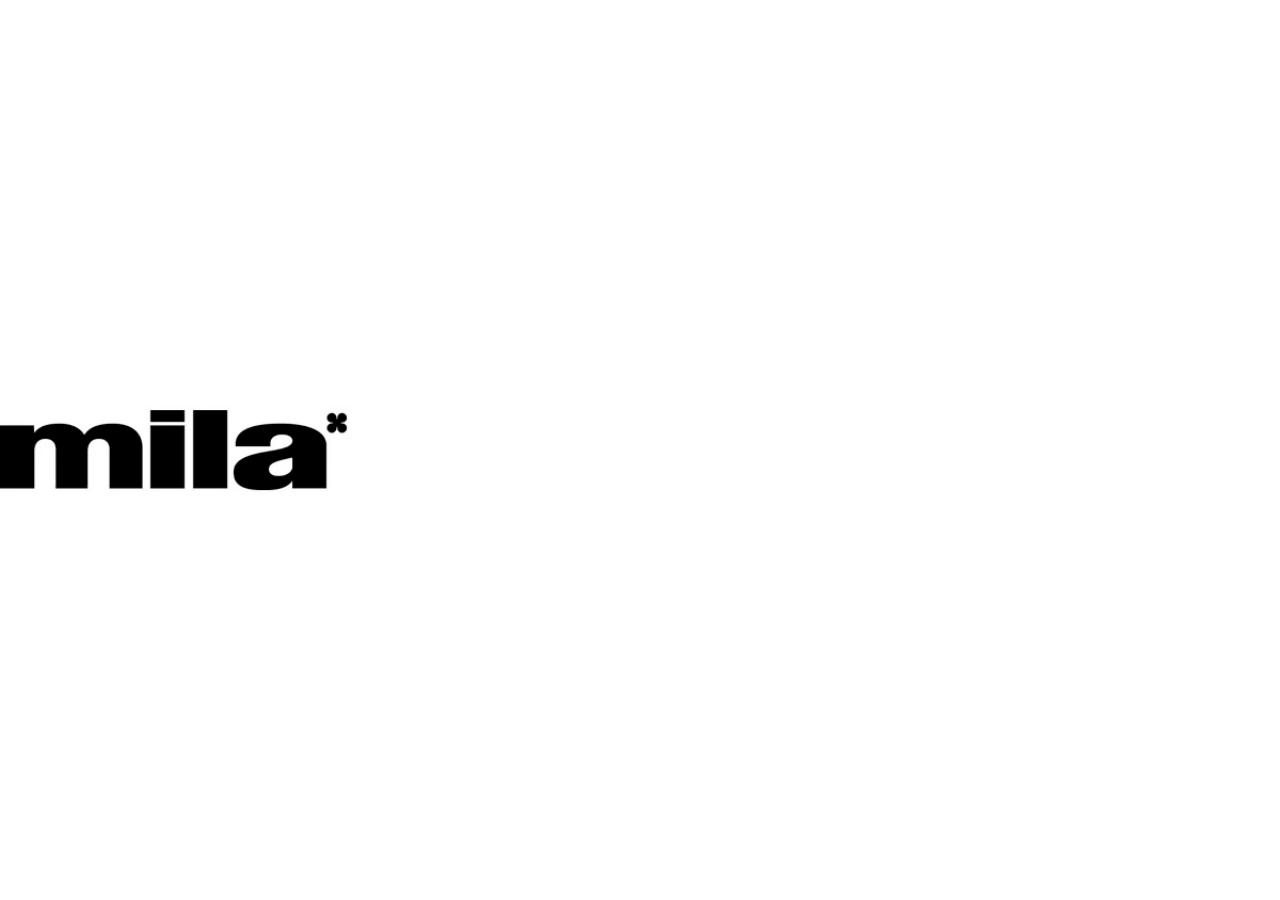
<file: index.html>
<!DOCTYPE html>
<html lang="es">
<head>
  <meta charset="UTF-8">
  <meta name="viewport" content="width=device-width, initial-scale=1.0">
  <title>MILA — Made in Latin America</title>
  <meta name="description" content="MILA is a cultural fashion platform and living archive celebrating Latin American design, designers, and identity.">
  <link rel="canonical" href="https://madeinlatinamerica.com/">
  <link rel="alternate" hreflang="es" href="https://madeinlatinamerica.com/">
  <link rel="alternate" hreflang="x-default" href="https://madeinlatinamerica.com/">
  <!-- Open Graph -->
  <meta property="og:type" content="website">
  <meta property="og:title" content="MILA — Made in Latin America">
  <meta property="og:description" content="MILA is a cultural fashion platform and living archive celebrating Latin American design, designers, and identity.">
  <meta property="og:url" content="https://madeinlatinamerica.com/">
  <meta property="og:image" content="https://madeinlatinamerica.com/assets/logos/hero_crop.jpg">
  <meta property="og:locale" content="es_LA">
  <meta property="og:locale:alternate" content="en_US">
  <meta property="og:site_name" content="MILA">
  <!-- Twitter Card -->
  <meta name="twitter:card" content="summary_large_image">
  <meta name="twitter:title" content="MILA — Made in Latin America">
  <meta name="twitter:description" content="MILA is a cultural fashion platform and living archive celebrating Latin American design, designers, and identity.">
  <meta name="twitter:image" content="https://madeinlatinamerica.com/assets/logos/hero_crop.jpg">
  <!-- Favicon -->
  <link rel="icon" type="image/svg+xml" href="assets/favicon.svg">
  <link rel="apple-touch-icon" href="assets/clover-gradient.png">
  <style>
    * { margin: 0; padding: 0; box-sizing: border-box; }
    html, body {
      height: 100%;
      background: #FFFFFF;
      overflow: hidden;
    }
    .holding {
      position: fixed;
      inset: 0;
      display: flex;
      align-items: center;
      justify-content: center;
    }
    /* `contain` rather than `cover`: the wordmark bounces to the edges of the
       frame, so cropping would clip it. The video's own background is white,
       so the letterboxed area blends invisibly into the page. */
    .holding__video {
      position: relative;
      z-index: 1;
      width: 100%;
      height: 100%;
      object-fit: contain;
      display: block;
    }
    /* Sits behind the video (not behind the page background), so it only shows
       through if the video fails to decode or is blocked entirely. */
    .holding__fallback {
      position: absolute;
      z-index: 0;
      font-family: -apple-system, BlinkMacSystemFont, 'Inter', Helvetica, Arial, sans-serif;
      font-weight: 900;
      font-size: clamp(48px, 12vw, 160px);
      letter-spacing: -0.04em;
      color: #000000;
    }
  </style>
</head>
<body>

  <main class="holding">
    <span class="holding__fallback" aria-hidden="true">mila*</span>
    <video
      class="holding__video"
      src="assets/mila_bounce_loop.mp4"
      poster="assets/mila_bounce_poster.jpg"
      autoplay
      loop
      muted
      playsinline
      disablepictureinpicture
      aria-label="MILA — Made in Latin America">
    </video>
  </main>

</body>
</html>
</file>
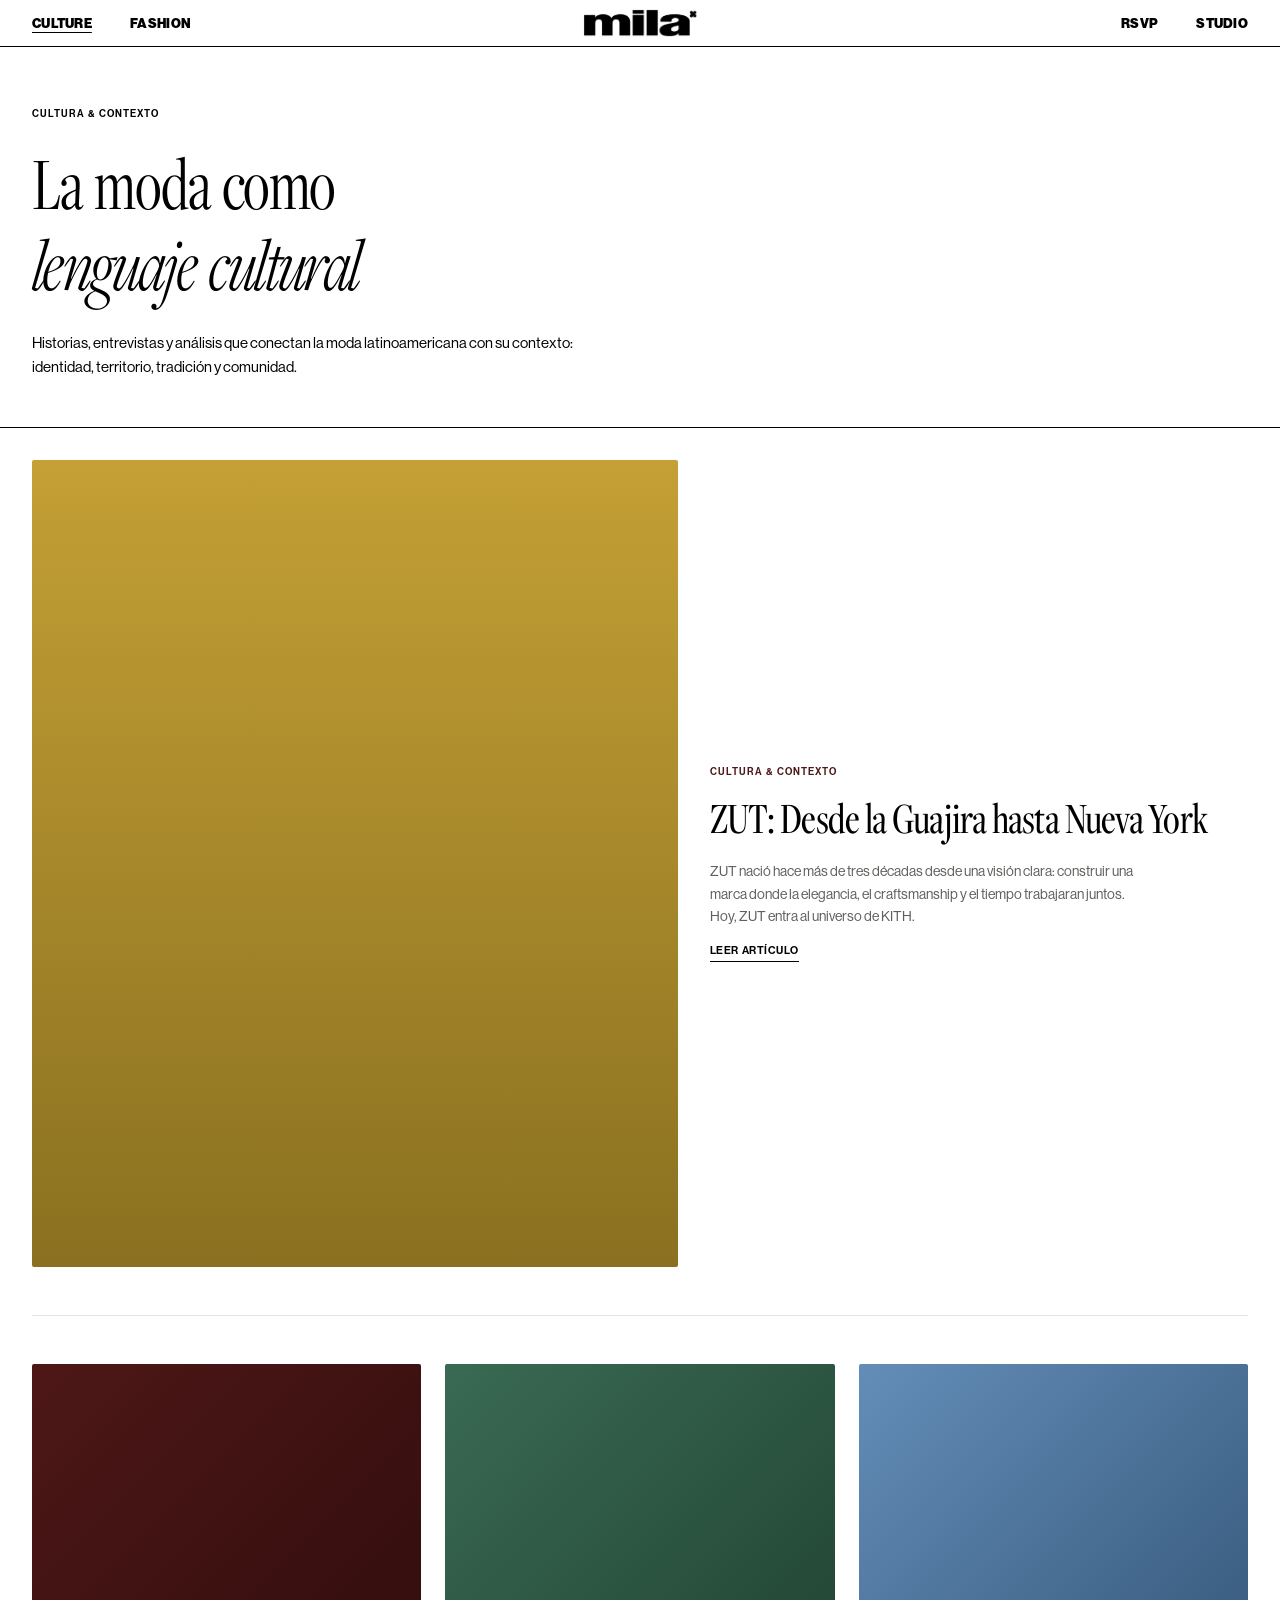
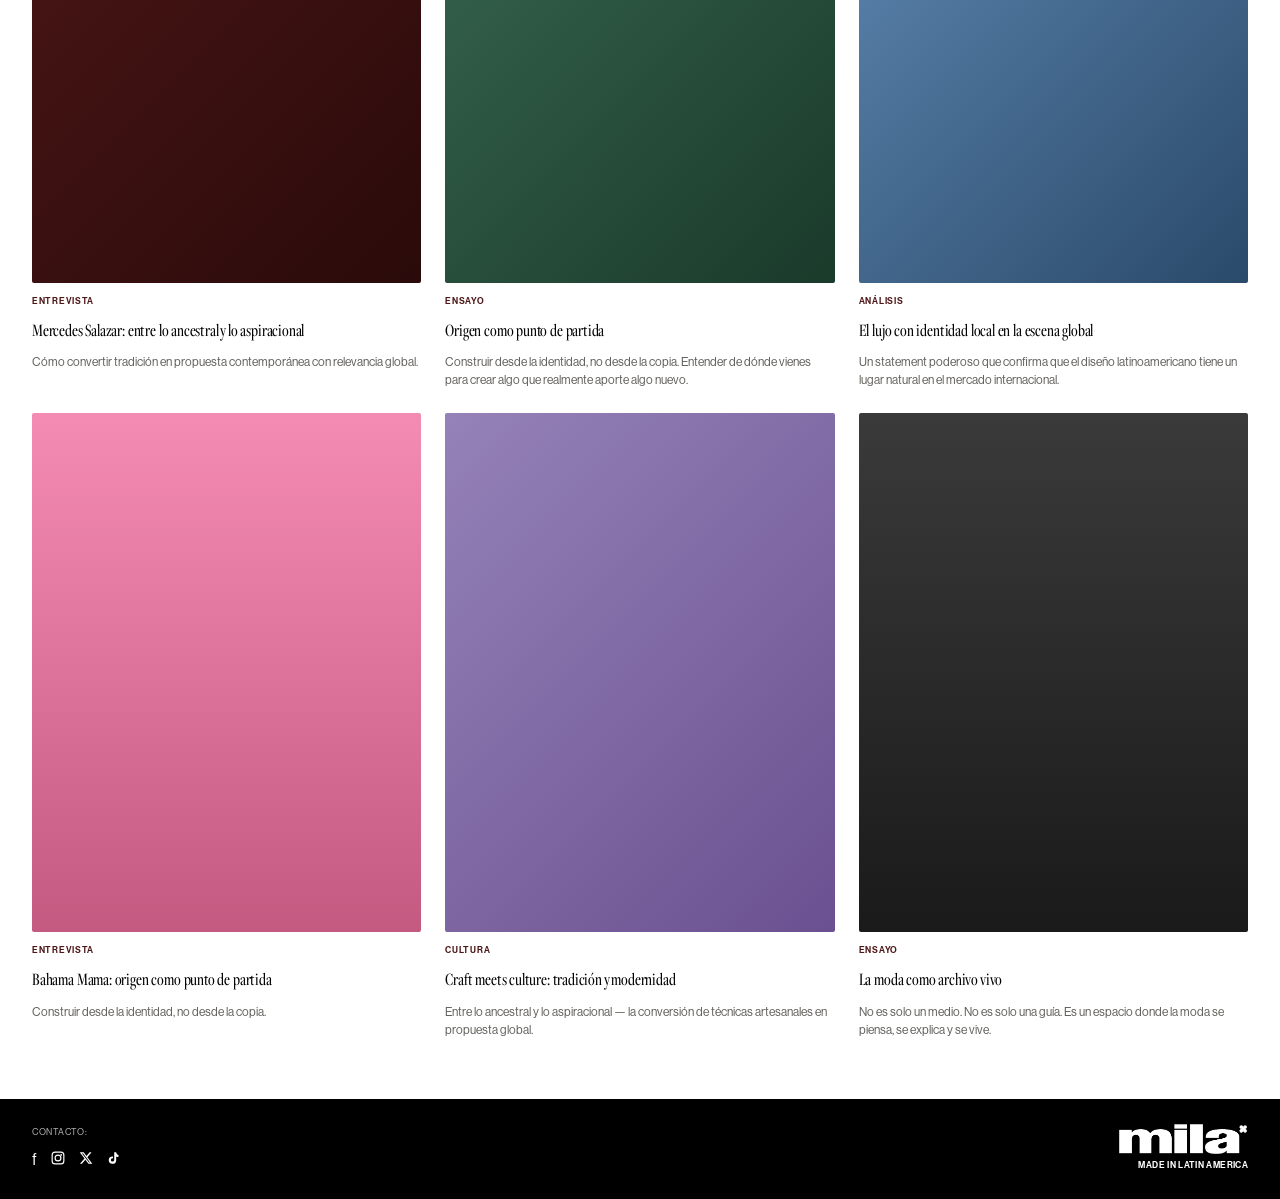
<file: culture.html>
<!DOCTYPE html>
<html lang="es">
<head>
  <meta charset="UTF-8">
  <meta name="viewport" content="width=device-width, initial-scale=1.0">
  <title>Culture & Contexto — MILA</title>
  <meta name="description" content="Culture & Contexto — editorial stories exploring the intersection of Latin American identity, art, and fashion.">
  <link rel="canonical" href="https://madeinlatinamerica.com/culture.html">
  <link rel="alternate" hreflang="es" href="https://madeinlatinamerica.com/culture.html">
  <link rel="alternate" hreflang="x-default" href="https://madeinlatinamerica.com/culture.html">
  <meta property="og:type" content="website">
  <meta property="og:title" content="Culture & Contexto — MILA">
  <meta property="og:description" content="Editorial stories exploring the intersection of Latin American identity, art, and fashion.">
  <meta property="og:url" content="https://madeinlatinamerica.com/culture.html">
  <meta property="og:image" content="https://madeinlatinamerica.com/assets/logos/hero_crop.jpg">
  <meta property="og:locale" content="es_LA">
  <meta property="og:locale:alternate" content="en_US">
  <meta property="og:site_name" content="MILA">
  <meta name="twitter:card" content="summary_large_image">
  <meta name="twitter:title" content="Culture & Contexto — MILA">
  <meta name="twitter:description" content="Editorial stories exploring the intersection of Latin American identity, art, and fashion.">
  <meta name="twitter:image" content="https://madeinlatinamerica.com/assets/logos/hero_crop.jpg">
  <link rel="icon" type="image/svg+xml" href="assets/favicon.svg">
  <link rel="apple-touch-icon" href="assets/clover-gradient.png">
  <link rel="stylesheet" href="styles.css">
</head>
<body>

  <nav class="nav">
    <ul class="nav__links">
      <li><a href="culture.html" class="active">Culture</a></li>
      <li><a href="fashion.html">Fashion</a></li>
    </ul>
    <a href="/" class="nav__logo">
      <img src="assets/logo-black.png" alt="mila" class="nav__logo-img">
    </a>
    <ul class="nav__links">
      <li><a href="rsvp.html">RSVP</a></li>
      <li><a href="studio.html">Studio</a></li>
    </ul>
  </nav>

  <main>
  <div class="page-hero hero-reveal">
    <span class="page-hero__label">Cultura &amp; Contexto</span>
    <h1 class="page-hero__title">La moda como<br><em>lenguaje cultural</em></h1>
    <p class="page-hero__subtitle">Historias, entrevistas y an&aacute;lisis que conectan la moda latinoamericana con su contexto: identidad, territorio, tradici&oacute;n y comunidad.</p>
  </div>

  <div class="article-grid">
    <!-- Featured Article -->
    <article class="article-grid__featured reveal">
      <div class="article-grid__featured-img" style="background: linear-gradient(180deg, #c4a035 0%, #8a7020 100%);"></div>
      <div class="article-grid__featured-content">
        <span class="article-grid__featured-cat">Cultura &amp; Contexto</span>
        <h2 class="article-grid__featured-title">ZUT: Desde la Guajira hasta Nueva York</h2>
        <p class="article-grid__featured-excerpt">ZUT naci&oacute; hace m&aacute;s de tres d&eacute;cadas desde una visi&oacute;n clara: construir una marca donde la elegancia, el craftsmanship y el tiempo trabajaran juntos. Hoy, ZUT entra al universo de KITH.</p>
        <a href="#" class="article-grid__featured-link">Leer art&iacute;culo</a>
      </div>
    </article>

    <!-- Article Grid -->
    <div class="article-grid__items reveal-stagger">
      <article class="article-card reveal">
        <div class="article-card__img" style="background: linear-gradient(135deg, var(--burgundy), #2a0a0a);"></div>
        <span class="article-card__cat">Entrevista</span>
        <h3 class="article-card__title">Mercedes Salazar: entre lo ancestral y lo aspiracional</h3>
        <p class="article-card__excerpt">C&oacute;mo convertir tradici&oacute;n en propuesta contempor&aacute;nea con relevancia global.</p>
      </article>

      <article class="article-card reveal">
        <div class="article-card__img" style="background: linear-gradient(135deg, var(--green), #1a3a2a);"></div>
        <span class="article-card__cat">Ensayo</span>
        <h3 class="article-card__title">Origen como punto de partida</h3>
        <p class="article-card__excerpt">Construir desde la identidad, no desde la copia. Entender de d&oacute;nde vienes para crear algo que realmente aporte algo nuevo.</p>
      </article>

      <article class="article-card reveal">
        <div class="article-card__img" style="background: linear-gradient(135deg, var(--blue), #2a4a6a);"></div>
        <span class="article-card__cat">An&aacute;lisis</span>
        <h3 class="article-card__title">El lujo con identidad local en la escena global</h3>
        <p class="article-card__excerpt">Un statement poderoso que confirma que el dise&ntilde;o latinoamericano tiene un lugar natural en el mercado internacional.</p>
      </article>

      <article class="article-card reveal">
        <div class="article-card__img" style="background: linear-gradient(180deg, var(--pink), #c45a80);"></div>
        <span class="article-card__cat">Entrevista</span>
        <h3 class="article-card__title">Bahama Mama: origen como punto de partida</h3>
        <p class="article-card__excerpt">Construir desde la identidad, no desde la copia.</p>
      </article>

      <article class="article-card reveal">
        <div class="article-card__img" style="background: linear-gradient(135deg, var(--lavender), #6a5090);"></div>
        <span class="article-card__cat">Cultura</span>
        <h3 class="article-card__title">Craft meets culture: tradici&oacute;n y modernidad</h3>
        <p class="article-card__excerpt">Entre lo ancestral y lo aspiracional &mdash; la conversi&oacute;n de t&eacute;cnicas artesanales en propuesta global.</p>
      </article>

      <article class="article-card reveal">
        <div class="article-card__img" style="background: linear-gradient(180deg, #3a3a3a, #1a1a1a);"></div>
        <span class="article-card__cat">Ensayo</span>
        <h3 class="article-card__title">La moda como archivo vivo</h3>
        <p class="article-card__excerpt">No es solo un medio. No es solo una gu&iacute;a. Es un espacio donde la moda se piensa, se explica y se vive.</p>
      </article>
    </div>
  </div>
  </main>

  <script type="application/ld+json">
  {
    "@context": "https://schema.org",
    "@type": "CollectionPage",
    "name": "Culture & Contexto",
    "description": "Editorial stories exploring the intersection of Latin American identity, art, and fashion.",
    "url": "https://madeinlatinamerica.com/culture.html",
    "isPartOf": { "@id": "https://madeinlatinamerica.com/#website" },
    "about": {
      "@type": "Thing",
      "name": "Latin American culture and fashion",
      "description": "Interviews, essays, and analysis connecting Latin American fashion with identity, territory, tradition, and community."
    },
    "inLanguage": "es"
  }
  </script>

  <footer class="footer footer--standalone">
    <div class="footer__left">
      <span class="footer__label">Contacto:</span>
      <ul class="footer__socials">
        <li><a href="#" aria-label="Facebook">f</a></li>
        <li><a href="#" aria-label="Instagram"><svg width="14" height="14" viewBox="0 0 24 24" fill="none" stroke="currentColor" stroke-width="2" stroke-linecap="round" stroke-linejoin="round"><rect x="2" y="2" width="20" height="20" rx="5" ry="5"/><circle cx="12" cy="12" r="5"/><circle cx="17.5" cy="6.5" r="1.5" fill="currentColor" stroke="none"/></svg></a></li>
        <li><a href="#" aria-label="X/Twitter"><svg width="14" height="14" viewBox="0 0 24 24" fill="currentColor"><path d="M18.244 2.25h3.308l-7.227 8.26 8.502 11.24H16.17l-5.214-6.817L4.99 21.75H1.68l7.73-8.835L1.254 2.25H8.08l4.713 6.231zm-1.161 17.52h1.833L7.084 4.126H5.117z"/></svg></a></li>
        <li><a href="#" aria-label="TikTok"><svg width="14" height="14" viewBox="0 0 24 24" fill="currentColor"><path d="M19.59 6.69a4.83 4.83 0 0 1-3.77-4.25V2h-3.45v13.67a2.89 2.89 0 0 1-2.88 2.5 2.89 2.89 0 0 1 0-5.78 2.92 2.92 0 0 1 .88.13V9.4a6.84 6.84 0 0 0-1-.05A6.33 6.33 0 0 0 3 15.57 6.33 6.33 0 0 0 9.37 22a6.33 6.33 0 0 0 6.38-6.22V9.4a8.16 8.16 0 0 0 3.84.96V7.04a4.84 4.84 0 0 1-.01-.35Z"/></svg></a></li>
      </ul>
    </div>
    <div class="footer__right">
      <img src="assets/logo-white.png" alt="mila" class="footer__logo-img">
      <span>Made in Latin America</span>
    </div>
  </footer>

  <script src="motion.js"></script>
</body>
</html>
</file>
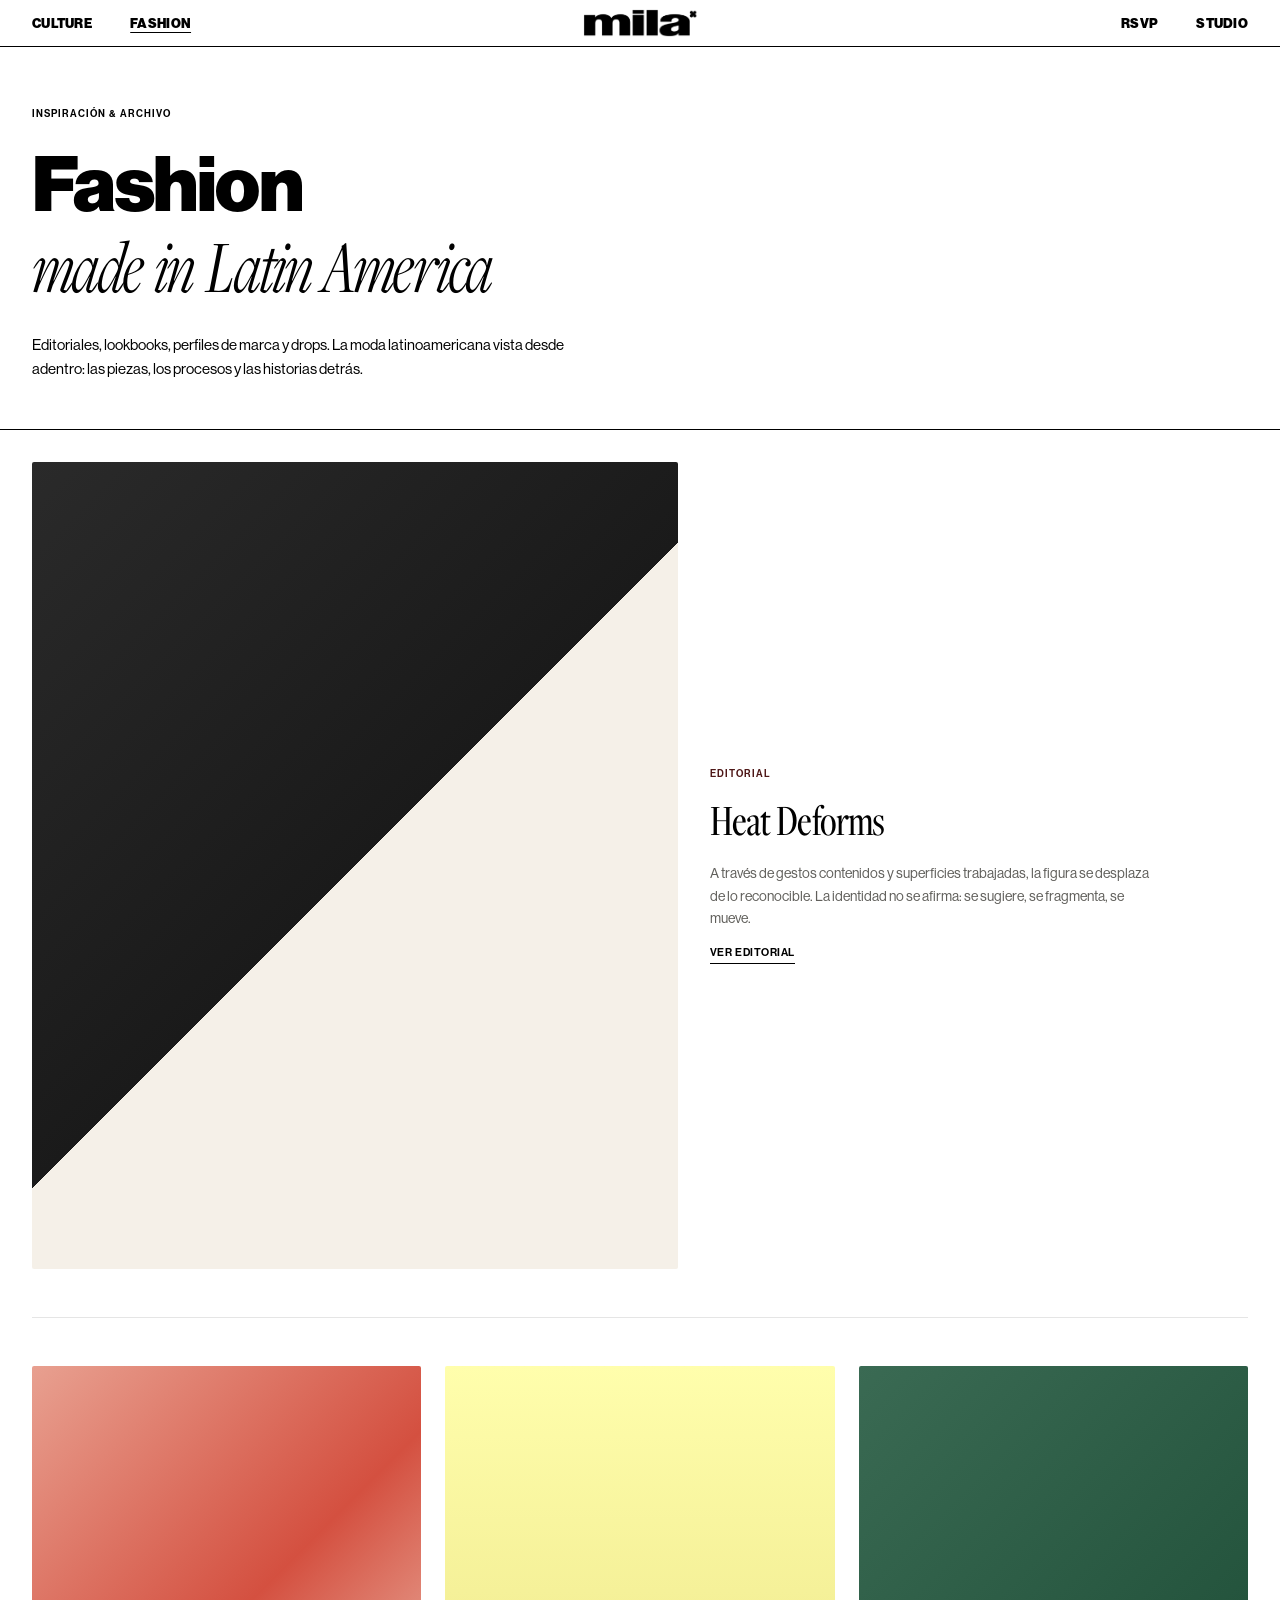
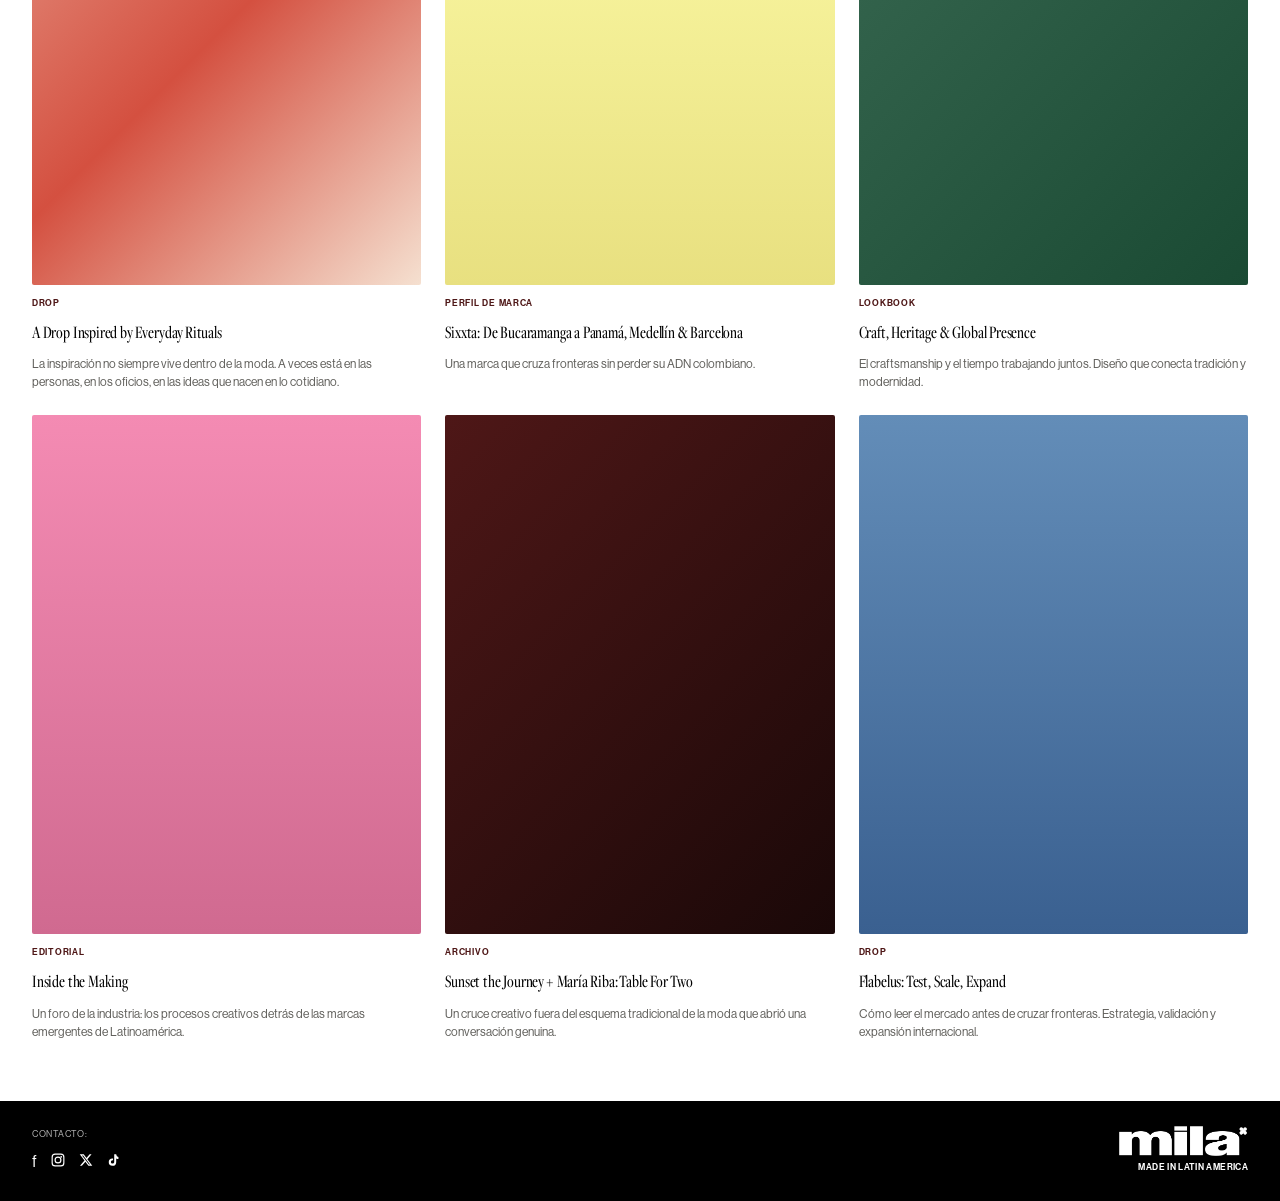
<file: fashion.html>
<!DOCTYPE html>
<html lang="es">
<head>
  <meta charset="UTF-8">
  <meta name="viewport" content="width=device-width, initial-scale=1.0">
  <title>Fashion — MILA | Latin American Editorials, Lookbooks & Brand Profiles</title>
  <meta name="description" content="Latin American fashion editorials, lookbooks, and emerging brand profiles curated by MILA.">
  <link rel="canonical" href="https://madeinlatinamerica.com/fashion.html">
  <link rel="alternate" hreflang="es" href="https://madeinlatinamerica.com/fashion.html">
  <link rel="alternate" hreflang="x-default" href="https://madeinlatinamerica.com/fashion.html">
  <meta property="og:type" content="website">
  <meta property="og:title" content="Fashion — MILA">
  <meta property="og:description" content="Latin American fashion editorials, lookbooks, and emerging brand profiles curated by MILA.">
  <meta property="og:url" content="https://madeinlatinamerica.com/fashion.html">
  <meta property="og:image" content="https://madeinlatinamerica.com/assets/logos/hero_crop.jpg">
  <meta property="og:locale" content="es_LA">
  <meta property="og:locale:alternate" content="en_US">
  <meta property="og:site_name" content="MILA">
  <meta name="twitter:card" content="summary_large_image">
  <meta name="twitter:title" content="Fashion — MILA">
  <meta name="twitter:description" content="Latin American fashion editorials, lookbooks, and emerging brand profiles curated by MILA.">
  <meta name="twitter:image" content="https://madeinlatinamerica.com/assets/logos/hero_crop.jpg">
  <link rel="icon" type="image/svg+xml" href="assets/favicon.svg">
  <link rel="apple-touch-icon" href="assets/clover-gradient.png">
  <link rel="stylesheet" href="styles.css">
</head>
<body>

  <nav class="nav">
    <ul class="nav__links">
      <li><a href="culture.html">Culture</a></li>
      <li><a href="fashion.html" class="active">Fashion</a></li>
    </ul>
    <a href="/" class="nav__logo">
      <img src="assets/logo-black.png" alt="mila" class="nav__logo-img">
    </a>
    <ul class="nav__links">
      <li><a href="rsvp.html">RSVP</a></li>
      <li><a href="studio.html">Studio</a></li>
    </ul>
  </nav>

  <main>
  <div class="page-hero hero-reveal">
    <span class="page-hero__label">Inspiraci&oacute;n &amp; Archivo</span>
    <h1 class="page-hero__title"><strong>Fashion</strong><br><em>made in Latin America</em></h1>
    <p class="page-hero__subtitle">Editoriales, lookbooks, perfiles de marca y drops. La moda latinoamericana vista desde adentro: las piezas, los procesos y las historias detr&aacute;s.</p>
  </div>

  <div class="article-grid">
    <article class="article-grid__featured reveal">
      <div class="article-grid__featured-img" style="background: linear-gradient(135deg, #2a2a2a 0%, #1a1a1a 50%, #f5f0e8 50%, #f5f0e8 100%);"></div>
      <div class="article-grid__featured-content">
        <span class="article-grid__featured-cat">Editorial</span>
        <h2 class="article-grid__featured-title">Heat Deforms</h2>
        <p class="article-grid__featured-excerpt">A trav&eacute;s de gestos contenidos y superficies trabajadas, la figura se desplaza de lo reconocible. La identidad no se afirma: se sugiere, se fragmenta, se mueve.</p>
        <a href="#" class="article-grid__featured-link">Ver editorial</a>
      </div>
    </article>

    <div class="article-grid__items reveal-stagger">
      <article class="article-card reveal">
        <div class="article-card__img" style="background: linear-gradient(135deg, #e8a090 0%, #d45040 50%, #f5e0d0 100%);"></div>
        <span class="article-card__cat">Drop</span>
        <h3 class="article-card__title">A Drop Inspired by Everyday Rituals</h3>
        <p class="article-card__excerpt">La inspiraci&oacute;n no siempre vive dentro de la moda. A veces est&aacute; en las personas, en los oficios, en las ideas que nacen en lo cotidiano.</p>
      </article>

      <article class="article-card reveal">
        <div class="article-card__img" style="background: linear-gradient(180deg, var(--yellow), #e8e080);"></div>
        <span class="article-card__cat">Perfil de Marca</span>
        <h3 class="article-card__title">Sixxta: De Bucaramanga a Panam&aacute;, Medell&iacute;n &amp; Barcelona</h3>
        <p class="article-card__excerpt">Una marca que cruza fronteras sin perder su ADN colombiano.</p>
      </article>

      <article class="article-card reveal">
        <div class="article-card__img" style="background: linear-gradient(135deg, var(--green), #1a4a33);"></div>
        <span class="article-card__cat">Lookbook</span>
        <h3 class="article-card__title">Craft, Heritage &amp; Global Presence</h3>
        <p class="article-card__excerpt">El craftsmanship y el tiempo trabajando juntos. Dise&ntilde;o que conecta tradici&oacute;n y modernidad.</p>
      </article>

      <article class="article-card reveal">
        <div class="article-card__img" style="background: linear-gradient(180deg, var(--pink), #d06a90);"></div>
        <span class="article-card__cat">Editorial</span>
        <h3 class="article-card__title">Inside the Making</h3>
        <p class="article-card__excerpt">Un foro de la industria: los procesos creativos detr&aacute;s de las marcas emergentes de Latinoam&eacute;rica.</p>
      </article>

      <article class="article-card reveal">
        <div class="article-card__img" style="background: linear-gradient(135deg, var(--burgundy), #1a0808);"></div>
        <span class="article-card__cat">Archivo</span>
        <h3 class="article-card__title">Sunset the Journey + Mar&iacute;a Riba: Table For Two</h3>
        <p class="article-card__excerpt">Un cruce creativo fuera del esquema tradicional de la moda que abri&oacute; una conversaci&oacute;n genuina.</p>
      </article>

      <article class="article-card reveal">
        <div class="article-card__img" style="background: linear-gradient(180deg, var(--blue), #3a6090);"></div>
        <span class="article-card__cat">Drop</span>
        <h3 class="article-card__title">Flabelus: Test, Scale, Expand</h3>
        <p class="article-card__excerpt">C&oacute;mo leer el mercado antes de cruzar fronteras. Estrategia, validaci&oacute;n y expansi&oacute;n internacional.</p>
      </article>
    </div>
  </div>
  </main>

  <script type="application/ld+json">
  {
    "@context": "https://schema.org",
    "@type": "CollectionPage",
    "name": "Fashion — MILA",
    "description": "Latin American fashion editorials, lookbooks, and emerging brand profiles curated by MILA.",
    "url": "https://madeinlatinamerica.com/fashion.html",
    "isPartOf": { "@id": "https://madeinlatinamerica.com/#website" },
    "about": {
      "@type": "Thing",
      "name": "Latin American fashion",
      "description": "Editorials, lookbooks, brand profiles, and drops showcasing Latin American fashion from the inside."
    },
    "inLanguage": "es"
  }
  </script>

  <footer class="footer footer--standalone">
    <div class="footer__left">
      <span class="footer__label">Contacto:</span>
      <ul class="footer__socials">
        <li><a href="#" aria-label="Facebook">f</a></li>
        <li><a href="#" aria-label="Instagram"><svg width="14" height="14" viewBox="0 0 24 24" fill="none" stroke="currentColor" stroke-width="2" stroke-linecap="round" stroke-linejoin="round"><rect x="2" y="2" width="20" height="20" rx="5" ry="5"/><circle cx="12" cy="12" r="5"/><circle cx="17.5" cy="6.5" r="1.5" fill="currentColor" stroke="none"/></svg></a></li>
        <li><a href="#" aria-label="X/Twitter"><svg width="14" height="14" viewBox="0 0 24 24" fill="currentColor"><path d="M18.244 2.25h3.308l-7.227 8.26 8.502 11.24H16.17l-5.214-6.817L4.99 21.75H1.68l7.73-8.835L1.254 2.25H8.08l4.713 6.231zm-1.161 17.52h1.833L7.084 4.126H5.117z"/></svg></a></li>
        <li><a href="#" aria-label="TikTok"><svg width="14" height="14" viewBox="0 0 24 24" fill="currentColor"><path d="M19.59 6.69a4.83 4.83 0 0 1-3.77-4.25V2h-3.45v13.67a2.89 2.89 0 0 1-2.88 2.5 2.89 2.89 0 0 1 0-5.78 2.92 2.92 0 0 1 .88.13V9.4a6.84 6.84 0 0 0-1-.05A6.33 6.33 0 0 0 3 15.57 6.33 6.33 0 0 0 9.37 22a6.33 6.33 0 0 0 6.38-6.22V9.4a8.16 8.16 0 0 0 3.84.96V7.04a4.84 4.84 0 0 1-.01-.35Z"/></svg></a></li>
      </ul>
    </div>
    <div class="footer__right">
      <img src="assets/logo-white.png" alt="mila" class="footer__logo-img">
      <span>Made in Latin America</span>
    </div>
  </footer>

  <script src="motion.js"></script>
</body>
</html>
</file>
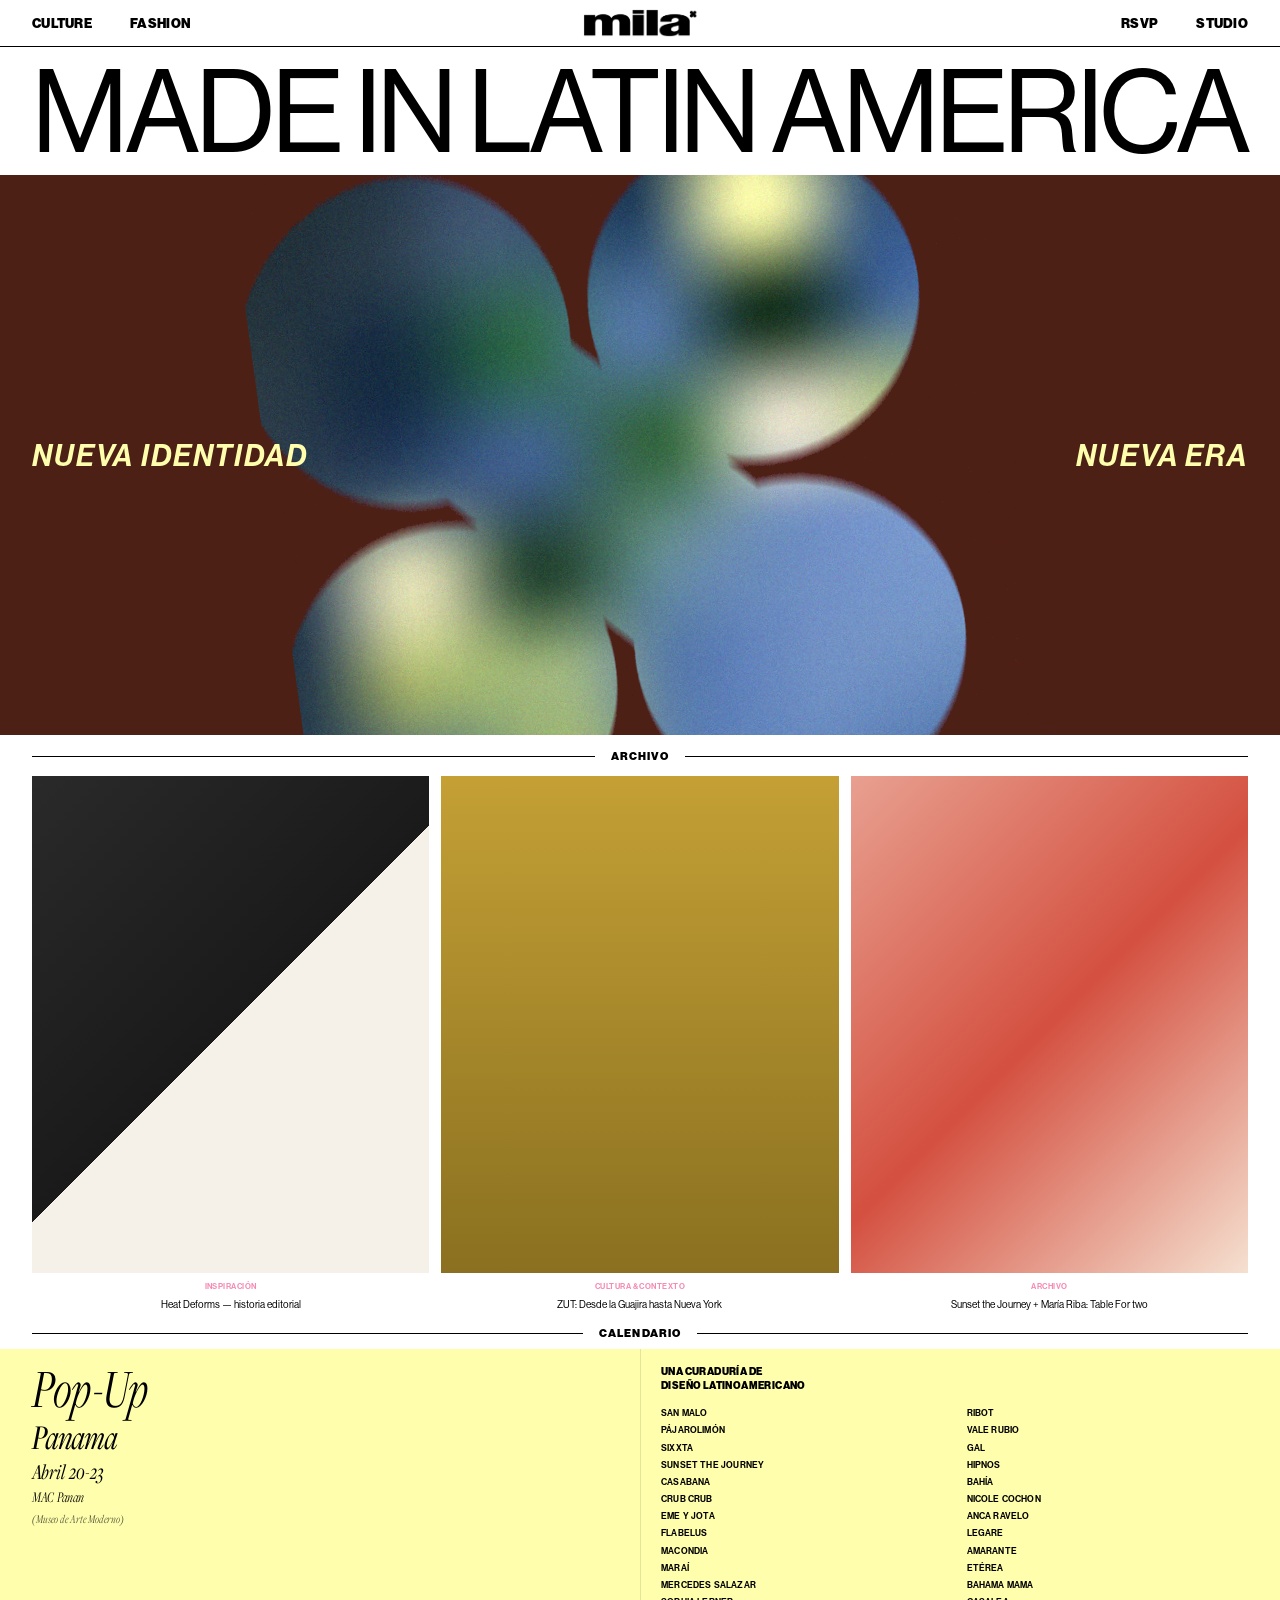
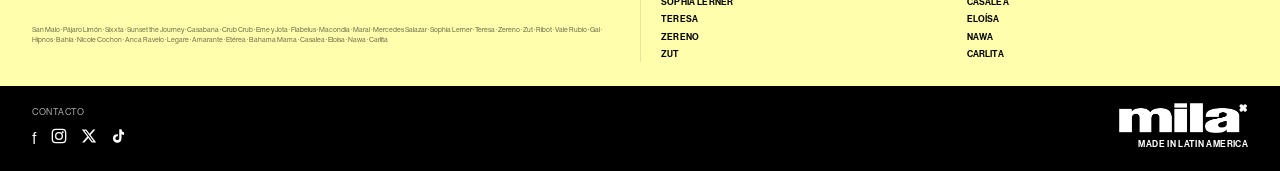
<file: home.html>
<!DOCTYPE html>
<html lang="es">
<head>
  <meta charset="UTF-8">
  <meta name="viewport" content="width=device-width, initial-scale=1.0">
  <title>MILA — Made in Latin America</title>
  <meta name="description" content="MILA is a cultural fashion platform and living archive celebrating Latin American design, designers, and identity.">
  <link rel="canonical" href="https://madeinlatinamerica.com/">
  <link rel="alternate" hreflang="es" href="https://madeinlatinamerica.com/">
  <link rel="alternate" hreflang="x-default" href="https://madeinlatinamerica.com/">
  <!-- Open Graph -->
  <meta property="og:type" content="website">
  <meta property="og:title" content="MILA — Made in Latin America">
  <meta property="og:description" content="MILA is a cultural fashion platform and living archive celebrating Latin American design, designers, and identity.">
  <meta property="og:url" content="https://madeinlatinamerica.com/">
  <meta property="og:image" content="https://madeinlatinamerica.com/assets/logos/hero_crop.jpg">
  <meta property="og:locale" content="es_LA">
  <meta property="og:locale:alternate" content="en_US">
  <meta property="og:site_name" content="MILA">
  <!-- Twitter Card -->
  <meta name="twitter:card" content="summary_large_image">
  <meta name="twitter:title" content="MILA — Made in Latin America">
  <meta name="twitter:description" content="MILA is a cultural fashion platform and living archive celebrating Latin American design, designers, and identity.">
  <meta name="twitter:image" content="https://madeinlatinamerica.com/assets/logos/hero_crop.jpg">
  <!-- Favicon -->
  <link rel="icon" type="image/svg+xml" href="assets/favicon.svg">
  <link rel="apple-touch-icon" href="assets/clover-gradient.png">
  <link rel="stylesheet" href="styles.css">
</head>
<body>

  <nav class="nav">
    <ul class="nav__links">
      <li><a href="culture.html">Culture</a></li>
      <li><a href="fashion.html">Fashion</a></li>
    </ul>
    <a href="/" class="nav__logo">
      <img src="assets/logo-black.png" alt="mila" class="nav__logo-img">
    </a>
    <ul class="nav__links">
      <li><a href="rsvp.html">RSVP</a></li>
      <li><a href="studio.html">Studio</a></li>
    </ul>
  </nav>

  <main>
  <h1 class="hero-tagline">MADE IN LATIN AMERICA</h1>

  <section class="hero">
    <img src="assets/clover-gradient.png" alt="" class="hero__clover-img">
    <span class="hero__label hero__label--left">Nueva identidad</span>
    <span class="hero__label hero__label--right">Nueva era</span>
  </section>

  <div class="divider-line"></div>
  <h2 class="section-title reveal">Archivo</h2>

  <section class="archivo reveal-stagger">
    <article class="archivo__card reveal">
      <div class="archivo__card-img archivo__card-img--editorial"></div>
      <span class="archivo__card-category">Inspiraci&oacute;n</span>
      <span class="archivo__card-title">Heat Deforms &mdash; historia editorial</span>
    </article>
    <article class="archivo__card reveal">
      <div class="archivo__card-img archivo__card-img--zut"></div>
      <span class="archivo__card-category">Cultura &amp; Contexto</span>
      <span class="archivo__card-title">ZUT: Desde la Guajira hasta Nueva York</span>
    </article>
    <article class="archivo__card reveal">
      <div class="archivo__card-img archivo__card-img--sunset"></div>
      <span class="archivo__card-category">Archivo</span>
      <span class="archivo__card-title">Sunset the Journey + Mar&iacute;a Riba: Table For two</span>
    </article>
  </section>

  <div class="divider-line"></div>
  <h2 class="section-title reveal">Calendario</h2>

  <section class="calendario-section reveal">
    <div class="calendario">
      <div class="calendario__poster">
        <div>
          <div class="calendario__poster-script">Pop-Up</div>
          <div class="calendario__poster-location">Panama</div>
          <div class="calendario__poster-dates">Abril 20-23</div>
          <div class="calendario__poster-venue">MAC Panan<br><small>(Museo de Arte Moderno)</small></div>
        </div>
        <div class="calendario__poster-brands-small">
          San Malo &middot; P&aacute;jaro Lim&oacute;n &middot; Sixxta &middot; Sunset the Journey &middot; Casabana &middot; Crub Crub &middot; Eme y Jota &middot; Flabelus &middot; Macondia &middot; Mara&iacute; &middot; Mercedes Salazar &middot; Sophia Lerner &middot; Teresa &middot; Zereno &middot; Zut &middot; Ribot &middot; Vale Rubio &middot; Gal &middot; Hipnos &middot; Bah&iacute;a &middot; Nicole Cochon &middot; Anca Ravelo &middot; Legare &middot; Amarante &middot; Et&eacute;rea &middot; Bahama Mama &middot; Casalea &middot; Elo&iacute;sa &middot; Nawa &middot; Carlita
        </div>
      </div>
      <div class="calendario__info">
        <div class="calendario__info-header">Una curadur&iacute;a de<br>dise&ntilde;o latinoamericano</div>
        <div class="calendario__brands">
          <span>San Malo</span><span>Ribot</span>
          <span>P&aacute;jarolim&oacute;n</span><span>Vale Rubio</span>
          <span>Sixxta</span><span>Gal</span>
          <span>Sunset the Journey</span><span>Hipnos</span>
          <span>Casabana</span><span>Bah&iacute;a</span>
          <span>Crub Crub</span><span>Nicole Cochon</span>
          <span>Eme y Jota</span><span>Anca Ravelo</span>
          <span>Flabelus</span><span>Legare</span>
          <span>Macondia</span><span>Amarante</span>
          <span>Mara&iacute;</span><span>Et&eacute;rea</span>
          <span>Mercedes Salazar</span><span>Bahama Mama</span>
          <span>Sophia Lerner</span><span>Casalea</span>
          <span>Teresa</span><span>Elo&iacute;sa</span>
          <span>Zereno</span><span>Nawa</span>
          <span>Zut</span><span>Carlita</span>
        </div>
      </div>
    </div>
  </section>
  </main>

  <footer class="footer-black">
    <div class="footer-black__left">
      <span class="footer-black__label">Contacto</span>
      <ul class="footer-black__socials">
        <li><a href="#" aria-label="Facebook">f</a></li>
        <li><a href="#" aria-label="Instagram"><svg width="16" height="16" viewBox="0 0 24 24" fill="none" stroke="currentColor" stroke-width="2" stroke-linecap="round" stroke-linejoin="round"><rect x="2" y="2" width="20" height="20" rx="5" ry="5"/><circle cx="12" cy="12" r="5"/><circle cx="17.5" cy="6.5" r="1.5" fill="currentColor" stroke="none"/></svg></a></li>
        <li><a href="#" aria-label="X/Twitter"><svg width="16" height="16" viewBox="0 0 24 24" fill="currentColor"><path d="M18.244 2.25h3.308l-7.227 8.26 8.502 11.24H16.17l-5.214-6.817L4.99 21.75H1.68l7.73-8.835L1.254 2.25H8.08l4.713 6.231zm-1.161 17.52h1.833L7.084 4.126H5.117z"/></svg></a></li>
        <li><a href="#" aria-label="TikTok"><svg width="16" height="16" viewBox="0 0 24 24" fill="currentColor"><path d="M19.59 6.69a4.83 4.83 0 0 1-3.77-4.25V2h-3.45v13.67a2.89 2.89 0 0 1-2.88 2.5 2.89 2.89 0 0 1 0-5.78 2.92 2.92 0 0 1 .88.13V9.4a6.84 6.84 0 0 0-1-.05A6.33 6.33 0 0 0 3 15.57 6.33 6.33 0 0 0 9.37 22a6.33 6.33 0 0 0 6.38-6.22V9.4a8.16 8.16 0 0 0 3.84.96V7.04a4.84 4.84 0 0 1-.01-.35Z"/></svg></a></li>
      </ul>
    </div>
    <div class="footer-black__right">
      <img src="assets/logo-white.png" alt="mila" class="footer__logo-img">
      <span class="footer-black__tagline">Made in Latin America</span>
    </div>
  </footer>

  <script type="application/ld+json">
  {
    "@context": "https://schema.org",
    "@graph": [
      {
        "@type": "Organization",
        "@id": "https://madeinlatinamerica.com/#organization",
        "name": "MILA",
        "alternateName": "Made in Latin America",
        "url": "https://madeinlatinamerica.com/",
        "logo": "https://madeinlatinamerica.com/assets/logo-black.png",
        "description": "Cultural fashion platform and living archive of Latin American fashion. MILA curates editorials, events, and brand collaborations celebrating Latin American design and identity.",
        "foundingDate": "2026",
        "knowsAbout": ["Latin American fashion", "Latin American design", "cultural fashion", "emerging designers", "fashion curation", "brand collaborations"],
        "areaServed": "Latin America"
      },
      {
        "@type": "WebSite",
        "@id": "https://madeinlatinamerica.com/#website",
        "name": "MILA — Made in Latin America",
        "url": "https://madeinlatinamerica.com/",
        "publisher": { "@id": "https://madeinlatinamerica.com/#organization" },
        "inLanguage": ["es", "en"],
        "description": "A cultural fashion platform and living archive celebrating Latin American design, designers, and identity."
      },
      {
        "@type": "WebPage",
        "@id": "https://madeinlatinamerica.com/",
        "name": "MILA — Made in Latin America",
        "url": "https://madeinlatinamerica.com/",
        "isPartOf": { "@id": "https://madeinlatinamerica.com/#website" },
        "about": { "@id": "https://madeinlatinamerica.com/#organization" },
        "inLanguage": "es"
      }
    ]
  }
  </script>

  <script>
    function fitTagline() {
      var el = document.querySelector('.hero-tagline');
      if (!el) return;
      var span = document.createElement('span');
      span.style.cssText = 'position:absolute;visibility:hidden;white-space:nowrap;font:400 100px/1 "Neue Haas Grotesk","Helvetica Neue",Helvetica,Arial,sans-serif;letter-spacing:-0.03em;text-transform:uppercase';
      span.textContent = el.textContent;
      document.body.appendChild(span);
      var textW = span.offsetWidth;
      document.body.removeChild(span);
      var targetW = window.innerWidth;
      var pad = parseFloat(getComputedStyle(document.documentElement).getPropertyValue('--pad')) || 32;
      var availW = targetW - pad * 2;
      el.style.fontSize = (availW / textW * 100) + 'px';
    }
    document.fonts.ready.then(fitTagline);
    window.addEventListener('resize', fitTagline);
  </script>
  <script src="motion.js"></script>
</body>
</html>
</file>
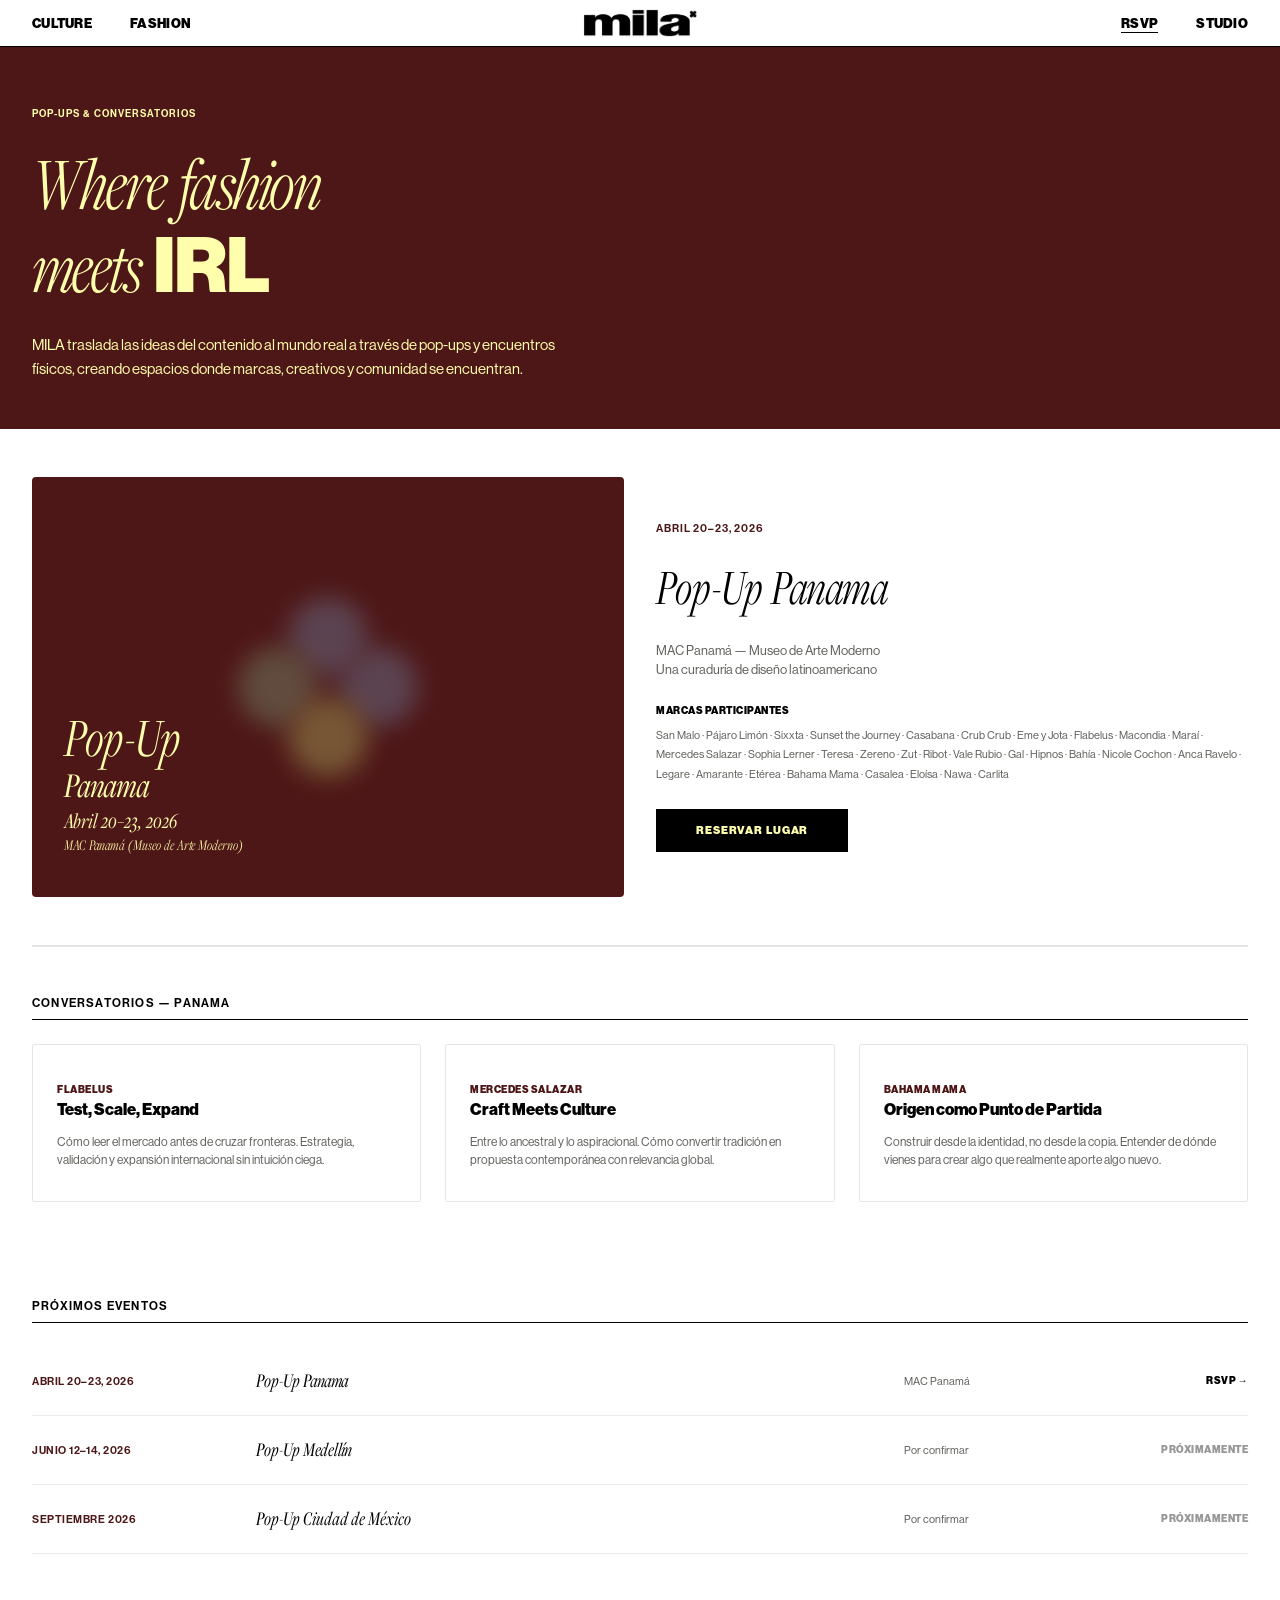
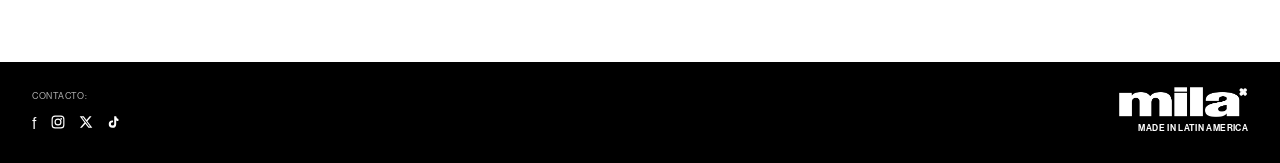
<file: rsvp.html>
<!DOCTYPE html>
<html lang="es">
<head>
  <meta charset="UTF-8">
  <meta name="viewport" content="width=device-width, initial-scale=1.0">
  <title>RSVP — MILA | Pop-Ups & Events in Latin America</title>
  <meta name="description" content="MILA events — pop-ups, conversatorios, and curated experiences connecting Latin American fashion communities.">
  <link rel="canonical" href="https://madeinlatinamerica.com/rsvp.html">
  <link rel="alternate" hreflang="es" href="https://madeinlatinamerica.com/rsvp.html">
  <link rel="alternate" hreflang="x-default" href="https://madeinlatinamerica.com/rsvp.html">
  <meta property="og:type" content="website">
  <meta property="og:title" content="RSVP — MILA Events">
  <meta property="og:description" content="Pop-ups, conversatorios, and curated experiences connecting Latin American fashion communities.">
  <meta property="og:url" content="https://madeinlatinamerica.com/rsvp.html">
  <meta property="og:image" content="https://madeinlatinamerica.com/assets/logos/hero_crop.jpg">
  <meta property="og:locale" content="es_LA">
  <meta property="og:locale:alternate" content="en_US">
  <meta property="og:site_name" content="MILA">
  <meta name="twitter:card" content="summary_large_image">
  <meta name="twitter:title" content="RSVP — MILA Events">
  <meta name="twitter:description" content="Pop-ups, conversatorios, and curated experiences connecting Latin American fashion communities.">
  <meta name="twitter:image" content="https://madeinlatinamerica.com/assets/logos/hero_crop.jpg">
  <link rel="icon" type="image/svg+xml" href="assets/favicon.svg">
  <link rel="apple-touch-icon" href="assets/clover-gradient.png">
  <link rel="stylesheet" href="styles.css">
</head>
<body>

  <nav class="nav">
    <ul class="nav__links">
      <li><a href="culture.html">Culture</a></li>
      <li><a href="fashion.html">Fashion</a></li>
    </ul>
    <a href="/" class="nav__logo">
      <img src="assets/logo-black.png" alt="mila" class="nav__logo-img">
    </a>
    <ul class="nav__links">
      <li><a href="rsvp.html" class="active">RSVP</a></li>
      <li><a href="studio.html">Studio</a></li>
    </ul>
  </nav>

  <main>
  <div class="page-hero page-hero--burgundy hero-reveal">
    <span class="page-hero__label">Pop-Ups &amp; Conversatorios</span>
    <h1 class="page-hero__title"><em>Where fashion<br>meets</em> <strong>IRL</strong></h1>
    <p class="page-hero__subtitle">MILA traslada las ideas del contenido al mundo real a trav&eacute;s de pop-ups y encuentros f&iacute;sicos, creando espacios donde marcas, creativos y comunidad se encuentran.</p>
  </div>

  <div class="events-section">
    <!-- Featured Event -->
    <article class="event-featured reveal">
      <div class="event-featured__poster">
        <div class="event-featured__poster-clover">
          <div></div><div></div><div></div><div></div>
        </div>
        <div class="calendario__poster-script">Pop-Up</div>
        <div class="calendario__poster-location">Panama</div>
        <div class="calendario__poster-dates">Abril 20&ndash;23, 2026</div>
        <div class="calendario__poster-venue">MAC Panam&aacute; (Museo de Arte Moderno)</div>
      </div>

      <div class="event-featured__details">
        <span class="event-featured__date">Abril 20&ndash;23, 2026</span>
        <h2 class="event-featured__title">Pop-Up Panama</h2>
        <p class="event-featured__location">MAC Panam&aacute; &mdash; Museo de Arte Moderno<br>Una curadur&iacute;a de dise&ntilde;o latinoamericano</p>

        <div>
          <div class="event-featured__brands-label">Marcas participantes</div>
          <p class="event-featured__brands-list">
            San Malo &middot; P&aacute;jaro Lim&oacute;n &middot; Sixxta &middot; Sunset the Journey &middot; Casabana &middot; Crub Crub &middot; Eme y Jota &middot; Flabelus &middot; Macondia &middot; Mara&iacute; &middot; Mercedes Salazar &middot; Sophia Lerner &middot; Teresa &middot; Zereno &middot; Zut &middot; Ribot &middot; Vale Rubio &middot; Gal &middot; Hipnos &middot; Bah&iacute;a &middot; Nicole Cochon &middot; Anca Ravelo &middot; Legare &middot; Amarante &middot; Et&eacute;rea &middot; Bahama Mama &middot; Casalea &middot; Elo&iacute;sa &middot; Nawa &middot; Carlita
          </p>
        </div>

        <a href="#" class="rsvp-btn">Reservar lugar</a>
      </div>
    </article>

    <!-- Conversatorios -->
    <section class="conversatorios reveal">
      <h3 class="events-list__title">Conversatorios &mdash; Panama</h3>
      <div class="conversatorios__grid">
        <div class="conversatorio-card">
          <span class="conversatorio-card__brand">Flabelus</span>
          <h4 class="conversatorio-card__title">Test, Scale, Expand</h4>
          <p class="conversatorio-card__desc">C&oacute;mo leer el mercado antes de cruzar fronteras. Estrategia, validaci&oacute;n y expansi&oacute;n internacional sin intuici&oacute;n ciega.</p>
        </div>
        <div class="conversatorio-card">
          <span class="conversatorio-card__brand">Mercedes Salazar</span>
          <h4 class="conversatorio-card__title">Craft Meets Culture</h4>
          <p class="conversatorio-card__desc">Entre lo ancestral y lo aspiracional. C&oacute;mo convertir tradici&oacute;n en propuesta contempor&aacute;nea con relevancia global.</p>
        </div>
        <div class="conversatorio-card">
          <span class="conversatorio-card__brand">Bahama Mama</span>
          <h4 class="conversatorio-card__title">Origen como Punto de Partida</h4>
          <p class="conversatorio-card__desc">Construir desde la identidad, no desde la copia. Entender de d&oacute;nde vienes para crear algo que realmente aporte algo nuevo.</p>
        </div>
      </div>
    </section>

    <!-- Past / Upcoming Events -->
    <section class="events-list reveal">
      <h3 class="events-list__title">Pr&oacute;ximos eventos</h3>

      <div class="event-row">
        <span class="event-row__date">Abril 20&ndash;23, 2026</span>
        <span class="event-row__name">Pop-Up Panama</span>
        <span class="event-row__location">MAC Panam&aacute;</span>
        <a href="#" class="event-row__cta">RSVP &rarr;</a>
      </div>

      <div class="event-row">
        <span class="event-row__date">Junio 12&ndash;14, 2026</span>
        <span class="event-row__name">Pop-Up Medell&iacute;n</span>
        <span class="event-row__location">Por confirmar</span>
        <span class="event-row__cta" style="opacity: 0.4;">Pr&oacute;ximamente</span>
      </div>

      <div class="event-row">
        <span class="event-row__date">Septiembre 2026</span>
        <span class="event-row__name">Pop-Up Ciudad de M&eacute;xico</span>
        <span class="event-row__location">Por confirmar</span>
        <span class="event-row__cta" style="opacity: 0.4;">Pr&oacute;ximamente</span>
      </div>
    </section>
  </div>
  </main>

  <script type="application/ld+json">
  {
    "@context": "https://schema.org",
    "@graph": [
      {
        "@type": "Event",
        "name": "MILA Pop-Up Panama",
        "description": "A curated showcase of Latin American fashion design featuring 30 emerging and established brands at MAC Panamá (Museo de Arte Moderno). Includes conversatorios with Flabelus, Mercedes Salazar, and Bahama Mama.",
        "startDate": "2026-04-20",
        "endDate": "2026-04-23",
        "eventStatus": "https://schema.org/EventScheduled",
        "eventAttendanceMode": "https://schema.org/OfflineEventAttendanceMode",
        "location": {
          "@type": "Place",
          "name": "MAC Panamá — Museo de Arte Moderno",
          "address": {
            "@type": "PostalAddress",
            "addressLocality": "Panama City",
            "addressCountry": "PA"
          }
        },
        "organizer": { "@id": "https://madeinlatinamerica.com/#organization" },
        "performer": [
          {"@type": "Organization", "name": "San Malo"},
          {"@type": "Organization", "name": "Pájaro Limón"},
          {"@type": "Organization", "name": "Sixxta"},
          {"@type": "Organization", "name": "Sunset the Journey"},
          {"@type": "Organization", "name": "ZUT"},
          {"@type": "Organization", "name": "Mercedes Salazar"},
          {"@type": "Organization", "name": "Flabelus"},
          {"@type": "Organization", "name": "Bahama Mama"},
          {"@type": "Organization", "name": "Casabana"},
          {"@type": "Organization", "name": "Crub Crub"}
        ],
        "image": "https://madeinlatinamerica.com/assets/logos/hero_crop.jpg",
        "url": "https://madeinlatinamerica.com/rsvp.html",
        "inLanguage": "es"
      },
      {
        "@type": "Event",
        "name": "MILA Pop-Up Medellín",
        "startDate": "2026-06-12",
        "endDate": "2026-06-14",
        "eventStatus": "https://schema.org/EventScheduled",
        "eventAttendanceMode": "https://schema.org/OfflineEventAttendanceMode",
        "location": {
          "@type": "Place",
          "name": "Por confirmar",
          "address": {
            "@type": "PostalAddress",
            "addressLocality": "Medellín",
            "addressCountry": "CO"
          }
        },
        "organizer": { "@id": "https://madeinlatinamerica.com/#organization" }
      },
      {
        "@type": "Event",
        "name": "MILA Pop-Up Ciudad de México",
        "startDate": "2026-09-01",
        "eventStatus": "https://schema.org/EventScheduled",
        "eventAttendanceMode": "https://schema.org/OfflineEventAttendanceMode",
        "location": {
          "@type": "Place",
          "name": "Por confirmar",
          "address": {
            "@type": "PostalAddress",
            "addressLocality": "Ciudad de México",
            "addressCountry": "MX"
          }
        },
        "organizer": { "@id": "https://madeinlatinamerica.com/#organization" }
      }
    ]
  }
  </script>

  <footer class="footer footer--standalone">
    <div class="footer__left">
      <span class="footer__label">Contacto:</span>
      <ul class="footer__socials">
        <li><a href="#" aria-label="Facebook">f</a></li>
        <li><a href="#" aria-label="Instagram"><svg width="14" height="14" viewBox="0 0 24 24" fill="none" stroke="currentColor" stroke-width="2" stroke-linecap="round" stroke-linejoin="round"><rect x="2" y="2" width="20" height="20" rx="5" ry="5"/><circle cx="12" cy="12" r="5"/><circle cx="17.5" cy="6.5" r="1.5" fill="currentColor" stroke="none"/></svg></a></li>
        <li><a href="#" aria-label="X/Twitter"><svg width="14" height="14" viewBox="0 0 24 24" fill="currentColor"><path d="M18.244 2.25h3.308l-7.227 8.26 8.502 11.24H16.17l-5.214-6.817L4.99 21.75H1.68l7.73-8.835L1.254 2.25H8.08l4.713 6.231zm-1.161 17.52h1.833L7.084 4.126H5.117z"/></svg></a></li>
        <li><a href="#" aria-label="TikTok"><svg width="14" height="14" viewBox="0 0 24 24" fill="currentColor"><path d="M19.59 6.69a4.83 4.83 0 0 1-3.77-4.25V2h-3.45v13.67a2.89 2.89 0 0 1-2.88 2.5 2.89 2.89 0 0 1 0-5.78 2.92 2.92 0 0 1 .88.13V9.4a6.84 6.84 0 0 0-1-.05A6.33 6.33 0 0 0 3 15.57 6.33 6.33 0 0 0 9.37 22a6.33 6.33 0 0 0 6.38-6.22V9.4a8.16 8.16 0 0 0 3.84.96V7.04a4.84 4.84 0 0 1-.01-.35Z"/></svg></a></li>
      </ul>
    </div>
    <div class="footer__right">
      <img src="assets/logo-white.png" alt="mila" class="footer__logo-img">
      <span>Made in Latin America</span>
    </div>
  </footer>

  <script src="motion.js"></script>
</body>
</html>
</file>
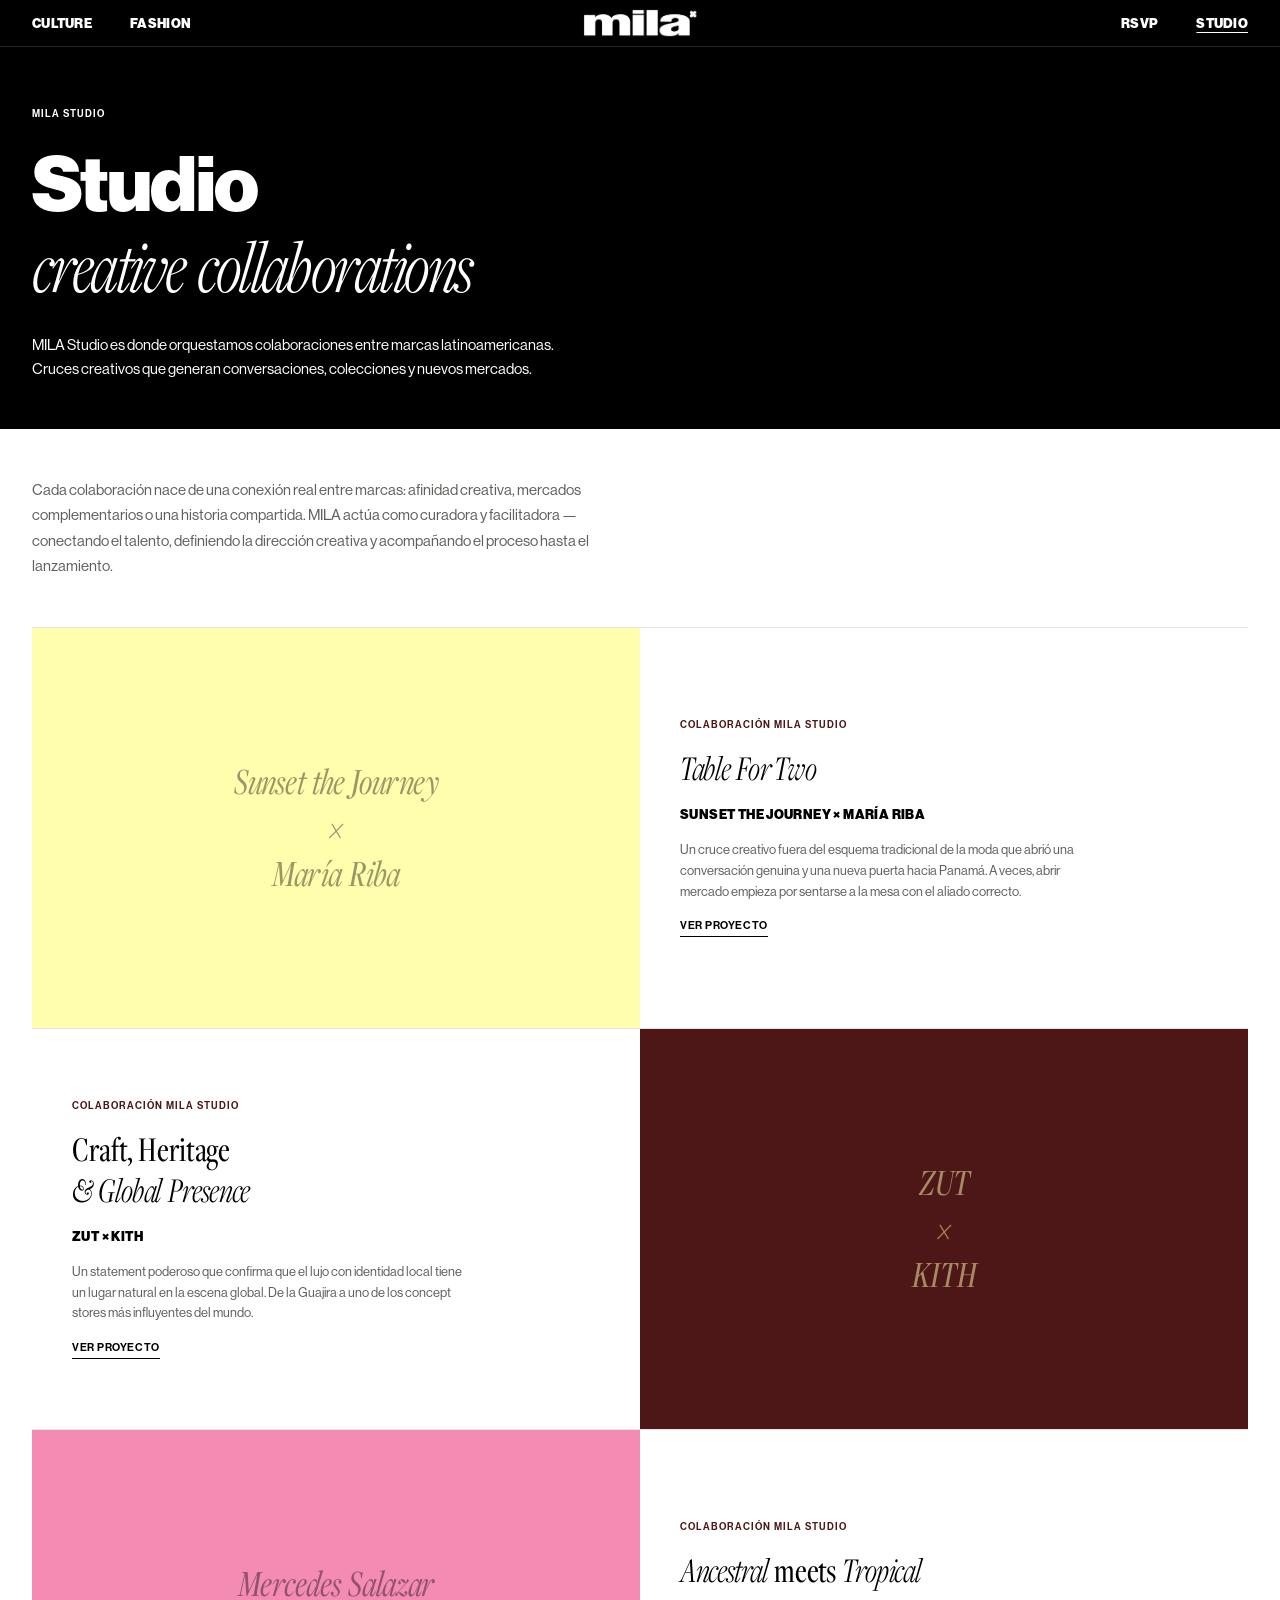
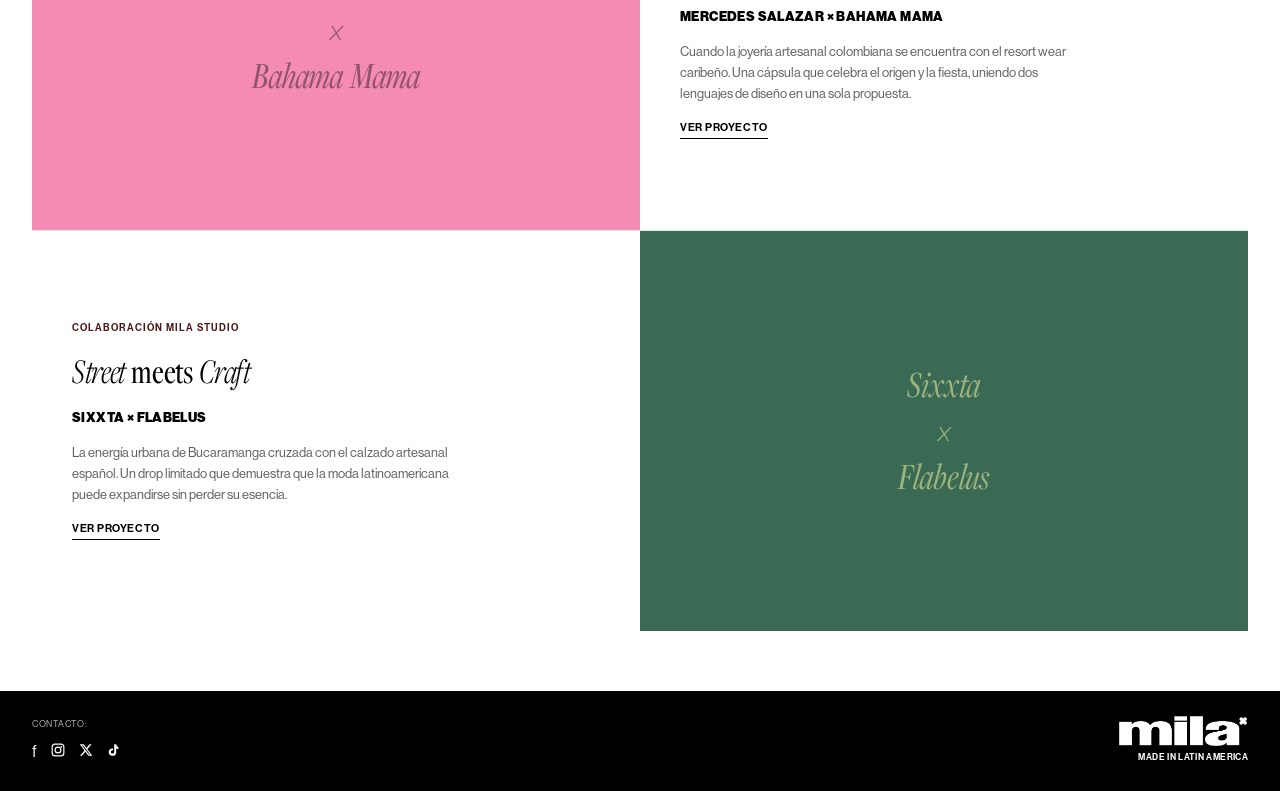
<file: studio.html>
<!DOCTYPE html>
<html lang="es">
<head>
  <meta charset="UTF-8">
  <meta name="viewport" content="width=device-width, initial-scale=1.0">
  <title>Studio — MILA | Creative Brand Collaborations</title>
  <meta name="description" content="MILA Studio — brand collaborations and creative partnerships shaping the future of Latin American design.">
  <link rel="canonical" href="https://madeinlatinamerica.com/studio.html">
  <link rel="alternate" hreflang="es" href="https://madeinlatinamerica.com/studio.html">
  <link rel="alternate" hreflang="x-default" href="https://madeinlatinamerica.com/studio.html">
  <meta property="og:type" content="website">
  <meta property="og:title" content="MILA Studio — Creative Brand Collaborations">
  <meta property="og:description" content="Brand collaborations and creative partnerships shaping the future of Latin American design.">
  <meta property="og:url" content="https://madeinlatinamerica.com/studio.html">
  <meta property="og:image" content="https://madeinlatinamerica.com/assets/logos/hero_crop.jpg">
  <meta property="og:locale" content="es_LA">
  <meta property="og:locale:alternate" content="en_US">
  <meta property="og:site_name" content="MILA">
  <meta name="twitter:card" content="summary_large_image">
  <meta name="twitter:title" content="MILA Studio — Creative Brand Collaborations">
  <meta name="twitter:description" content="Brand collaborations and creative partnerships shaping the future of Latin American design.">
  <meta name="twitter:image" content="https://madeinlatinamerica.com/assets/logos/hero_crop.jpg">
  <link rel="icon" type="image/svg+xml" href="assets/favicon.svg">
  <link rel="apple-touch-icon" href="assets/clover-gradient.png">
  <link rel="stylesheet" href="styles.css">
</head>
<body>

  <nav class="nav nav--dark">
    <ul class="nav__links">
      <li><a href="culture.html">Culture</a></li>
      <li><a href="fashion.html">Fashion</a></li>
    </ul>
    <a href="/" class="nav__logo">
      <img src="assets/logo-white.png" alt="mila" class="nav__logo-img">
    </a>
    <ul class="nav__links">
      <li><a href="rsvp.html">RSVP</a></li>
      <li><a href="studio.html" class="active">Studio</a></li>
    </ul>
  </nav>

  <main>
  <div class="page-hero page-hero--dark hero-reveal">
    <span class="page-hero__label">MILA Studio</span>
    <h1 class="page-hero__title"><strong>Studio</strong><br><em>creative collaborations</em></h1>
    <p class="page-hero__subtitle">MILA Studio es donde orquestamos colaboraciones entre marcas latinoamericanas. Cruces creativos que generan conversaciones, colecciones y nuevos mercados.</p>
  </div>

  <div class="studio-intro reveal">
    <p>Cada colaboraci&oacute;n nace de una conexi&oacute;n real entre marcas: afinidad creativa, mercados complementarios o una historia compartida. MILA act&uacute;a como curadora y facilitadora &mdash; conectando el talento, definiendo la direcci&oacute;n creativa y acompa&ntilde;ando el proceso hasta el lanzamiento.</p>
  </div>

  <div class="collab-grid">
    <!-- Collab 1 -->
    <article class="collab-card reveal">
      <div class="collab-card__img collab-card__img--yellow">
        <div class="collab-card__img-inner">Sunset the Journey<br>&times;<br>Mar&iacute;a Riba</div>
      </div>
      <div class="collab-card__content">
        <span class="collab-card__label">Colaboraci&oacute;n MILA Studio</span>
        <h2 class="collab-card__title"><em>Table For Two</em></h2>
        <div class="collab-card__brands">Sunset the Journey &times; Mar&iacute;a Riba</div>
        <p class="collab-card__desc">Un cruce creativo fuera del esquema tradicional de la moda que abri&oacute; una conversaci&oacute;n genuina y una nueva puerta hacia Panam&aacute;. A veces, abrir mercado empieza por sentarse a la mesa con el aliado correcto.</p>
        <a href="#" class="collab-card__link">Ver proyecto</a>
      </div>
    </article>

    <!-- Collab 2 -->
    <article class="collab-card reveal">
      <div class="collab-card__img collab-card__img--burgundy">
        <div class="collab-card__img-inner">ZUT<br>&times;<br>KITH</div>
      </div>
      <div class="collab-card__content">
        <span class="collab-card__label">Colaboraci&oacute;n MILA Studio</span>
        <h2 class="collab-card__title">Craft, Heritage<br><em>&amp; Global Presence</em></h2>
        <div class="collab-card__brands">ZUT &times; KITH</div>
        <p class="collab-card__desc">Un statement poderoso que confirma que el lujo con identidad local tiene un lugar natural en la escena global. De la Guajira a uno de los concept stores m&aacute;s influyentes del mundo.</p>
        <a href="#" class="collab-card__link">Ver proyecto</a>
      </div>
    </article>

    <!-- Collab 3 -->
    <article class="collab-card reveal">
      <div class="collab-card__img collab-card__img--pink">
        <div class="collab-card__img-inner">Mercedes Salazar<br>&times;<br>Bahama Mama</div>
      </div>
      <div class="collab-card__content">
        <span class="collab-card__label">Colaboraci&oacute;n MILA Studio</span>
        <h2 class="collab-card__title"><em>Ancestral</em> meets <em>Tropical</em></h2>
        <div class="collab-card__brands">Mercedes Salazar &times; Bahama Mama</div>
        <p class="collab-card__desc">Cuando la joyer&iacute;a artesanal colombiana se encuentra con el resort wear caribe&ntilde;o. Una c&aacute;psula que celebra el origen y la fiesta, uniendo dos lenguajes de dise&ntilde;o en una sola propuesta.</p>
        <a href="#" class="collab-card__link">Ver proyecto</a>
      </div>
    </article>

    <!-- Collab 4 -->
    <article class="collab-card reveal">
      <div class="collab-card__img collab-card__img--green">
        <div class="collab-card__img-inner">Sixxta<br>&times;<br>Flabelus</div>
      </div>
      <div class="collab-card__content">
        <span class="collab-card__label">Colaboraci&oacute;n MILA Studio</span>
        <h2 class="collab-card__title"><em>Street</em> meets <em>Craft</em></h2>
        <div class="collab-card__brands">Sixxta &times; Flabelus</div>
        <p class="collab-card__desc">La energ&iacute;a urbana de Bucaramanga cruzada con el calzado artesanal espa&ntilde;ol. Un drop limitado que demuestra que la moda latinoamericana puede expandirse sin perder su esencia.</p>
        <a href="#" class="collab-card__link">Ver proyecto</a>
      </div>
    </article>
  </div>
  </main>

  <script type="application/ld+json">
  {
    "@context": "https://schema.org",
    "@type": "CollectionPage",
    "name": "MILA Studio — Creative Brand Collaborations",
    "description": "Brand collaborations and creative partnerships shaping the future of Latin American design.",
    "url": "https://madeinlatinamerica.com/studio.html",
    "isPartOf": { "@id": "https://madeinlatinamerica.com/#website" },
    "about": {
      "@type": "CreativeWork",
      "name": "MILA Studio collaborations",
      "description": "MILA-orchestrated brand collaborations connecting Latin American designers through creative partnerships, capsule collections, and cross-brand projects."
    },
    "mainEntity": [
      {
        "@type": "CreativeWork",
        "name": "Table For Two — Sunset the Journey × María Riba",
        "description": "A creative cross between fashion and design that opened a genuine conversation and a new door to Panama."
      },
      {
        "@type": "CreativeWork",
        "name": "Craft, Heritage & Global Presence — ZUT × KITH",
        "description": "From La Guajira to one of the world's most influential concept stores. Luxury with local identity on the global stage."
      },
      {
        "@type": "CreativeWork",
        "name": "Ancestral meets Tropical — Mercedes Salazar × Bahama Mama",
        "description": "Colombian artisanal jewelry meets Caribbean resort wear. A capsule celebrating origin and celebration."
      },
      {
        "@type": "CreativeWork",
        "name": "Street meets Craft — Sixxta × Flabelus",
        "description": "Urban energy from Bucaramanga crossed with Spanish artisanal footwear. A limited drop proving Latin American fashion can expand without losing its essence."
      }
    ],
    "inLanguage": "es"
  }
  </script>

  <footer class="footer footer--standalone">
    <div class="footer__left">
      <span class="footer__label">Contacto:</span>
      <ul class="footer__socials">
        <li><a href="#" aria-label="Facebook">f</a></li>
        <li><a href="#" aria-label="Instagram"><svg width="14" height="14" viewBox="0 0 24 24" fill="none" stroke="currentColor" stroke-width="2" stroke-linecap="round" stroke-linejoin="round"><rect x="2" y="2" width="20" height="20" rx="5" ry="5"/><circle cx="12" cy="12" r="5"/><circle cx="17.5" cy="6.5" r="1.5" fill="currentColor" stroke="none"/></svg></a></li>
        <li><a href="#" aria-label="X/Twitter"><svg width="14" height="14" viewBox="0 0 24 24" fill="currentColor"><path d="M18.244 2.25h3.308l-7.227 8.26 8.502 11.24H16.17l-5.214-6.817L4.99 21.75H1.68l7.73-8.835L1.254 2.25H8.08l4.713 6.231zm-1.161 17.52h1.833L7.084 4.126H5.117z"/></svg></a></li>
        <li><a href="#" aria-label="TikTok"><svg width="14" height="14" viewBox="0 0 24 24" fill="currentColor"><path d="M19.59 6.69a4.83 4.83 0 0 1-3.77-4.25V2h-3.45v13.67a2.89 2.89 0 0 1-2.88 2.5 2.89 2.89 0 0 1 0-5.78 2.92 2.92 0 0 1 .88.13V9.4a6.84 6.84 0 0 0-1-.05A6.33 6.33 0 0 0 3 15.57 6.33 6.33 0 0 0 9.37 22a6.33 6.33 0 0 0 6.38-6.22V9.4a8.16 8.16 0 0 0 3.84.96V7.04a4.84 4.84 0 0 1-.01-.35Z"/></svg></a></li>
      </ul>
    </div>
    <div class="footer__right">
      <img src="assets/logo-white.png" alt="mila" class="footer__logo-img">
      <span>Made in Latin America</span>
    </div>
  </footer>

  <script src="motion.js"></script>
</body>
</html>
</file>
<file: styles.css>
/* ============================================
   MILA — Made in Latin America
   Brand Website Styles (2026)
   ============================================ */

/* --- Neue Haas Grotesk Display Pro --- */
@font-face {
  font-family: 'Neue Haas Grotesk';
  src: url('fonts/NHaasGrotesk/NHaasGroteskDSPro-55Rg.woff2') format('woff2'),
       url('fonts/NHaasGrotesk/NHaasGroteskDSPro-55Rg.otf') format('opentype');
  font-weight: 400;
  font-style: normal;
  font-display: swap;
}

@font-face {
  font-family: 'Neue Haas Grotesk';
  src: url('fonts/NHaasGrotesk/NHaasGroteskDSPro-56It.woff2') format('woff2'),
       url('fonts/NHaasGrotesk/NHaasGroteskDSPro-56It.otf') format('opentype');
  font-weight: 400;
  font-style: italic;
  font-display: swap;
}

@font-face {
  font-family: 'Neue Haas Grotesk';
  src: url('fonts/NHaasGrotesk/NHaasGroteskDSPro-65Md.woff2') format('woff2'),
       url('fonts/NHaasGrotesk/NHaasGroteskDSPro-65Md.otf') format('opentype');
  font-weight: 500;
  font-style: normal;
  font-display: swap;
}

@font-face {
  font-family: 'Neue Haas Grotesk';
  src: url('fonts/NHaasGrotesk/NHaasGroteskDSPro-66MdIt.woff2') format('woff2'),
       url('fonts/NHaasGrotesk/NHaasGroteskDSPro-66MdIt.otf') format('opentype');
  font-weight: 500;
  font-style: italic;
  font-display: swap;
}

@font-face {
  font-family: 'Neue Haas Grotesk';
  src: url('fonts/NHaasGrotesk/NHaasGroteskDSPro-95Blk.woff2') format('woff2'),
       url('fonts/NHaasGrotesk/NHaasGroteskDSPro-95Blk.otf') format('opentype');
  font-weight: 900;
  font-style: normal;
  font-display: swap;
}

/* --- Freight Display Compressed Pro --- */
@font-face {
  font-family: 'Freight Display';
  src: url('fonts/FreightDisplay/FreightDisplayCompressed-Light.woff2') format('woff2'),
       url('fonts/FreightDisplay/FreightDisplayCompressed-Light.otf') format('opentype');
  font-weight: 300;
  font-style: normal;
  font-display: swap;
}

@font-face {
  font-family: 'Freight Display';
  src: url('fonts/FreightDisplay/FreightDisplayCompressed-LightItalic.woff2') format('woff2'),
       url('fonts/FreightDisplay/FreightDisplayCompressed-LightItalic.otf') format('opentype');
  font-weight: 300;
  font-style: italic;
  font-display: swap;
}

@font-face {
  font-family: 'Freight Display';
  src: url('fonts/FreightDisplay/FreightDisplayCompressed-Book.woff2') format('woff2'),
       url('fonts/FreightDisplay/FreightDisplayCompressed-Book.otf') format('opentype');
  font-weight: 400;
  font-style: normal;
  font-display: swap;
}

@font-face {
  font-family: 'Freight Display';
  src: url('fonts/FreightDisplay/FreightDisplayCompressed-BookItalic.woff2') format('woff2'),
       url('fonts/FreightDisplay/FreightDisplayCompressed-BookItalic.otf') format('opentype');
  font-weight: 400;
  font-style: italic;
  font-display: swap;
}

@font-face {
  font-family: 'Freight Display';
  src: url('fonts/FreightDisplay/FreightDisplayCompressed-Medium.woff2') format('woff2'),
       url('fonts/FreightDisplay/FreightDisplayCompressed-Medium.otf') format('opentype');
  font-weight: 500;
  font-style: normal;
  font-display: swap;
}

@font-face {
  font-family: 'Freight Display';
  src: url('fonts/FreightDisplay/FreightDisplayCompressed-MediumItalic.woff2') format('woff2'),
       url('fonts/FreightDisplay/FreightDisplayCompressed-MediumItalic.otf') format('opentype');
  font-weight: 500;
  font-style: italic;
  font-display: swap;
}

:root {
  --yellow: #FFFEAC;
  --pink: #F48BB3;
  --cream: #F1EDE4;
  --black: #000000;
  --burgundy: #4E1717;
  --brown: #593622;
  --green: #3A6A53;
  --blue: #638DB8;
  --gray: #605F5B;
  --lavender: #9582B8;
  --font-sans: 'Neue Haas Grotesk', 'Helvetica Neue', Helvetica, Arial, sans-serif;
  --font-serif: 'Freight Display', Georgia, 'Times New Roman', serif;
  --pad: 32px;
}

*, *::before, *::after { margin: 0; padding: 0; box-sizing: border-box; }

html {
  font-size: 16px;
  -webkit-font-smoothing: antialiased;
  -moz-osx-font-smoothing: grayscale;
}

body {
  font-family: var(--font-sans);
  color: var(--black);
  background: #fff;
  line-height: 1.4;
}

a { text-decoration: none; color: inherit; }
img { max-width: 100%; display: block; }
img.nav__logo-img,
img.footer__logo-img { max-width: none; }

/* ============================================
   NAVIGATION
   ============================================ */
.nav {
  display: flex;
  align-items: center;
  justify-content: space-between;
  padding: 12px var(--pad);
  border-bottom: 1px solid var(--black);
  position: sticky;
  top: 0;
  background: #fff;
  z-index: 100;
}

.nav--dark {
  background: var(--black);
  border-bottom-color: rgba(255,255,255,0.15);
}

.nav--dark .nav__links a,
.nav--dark .logo-text,
.nav--dark .logo-clover { color: #fff; }

.nav__links {
  display: flex;
  gap: clamp(12px, 3vw, 48px);
  list-style: none;
}

.nav__links a {
  font-family: var(--font-sans);
  font-size: clamp(9px, 1.2vw, 13px);
  font-weight: 700;
  text-transform: uppercase;
  letter-spacing: 0.02em;
  transition: opacity 0.2s;
}

.nav__links a:hover { opacity: 0.6; }

.nav__links a.active {
  font-weight: 700;
  text-decoration: underline;
  text-underline-offset: 4px;
}

.nav__logo {
  position: absolute;
  left: 50%;
  transform: translateX(-50%);
  display: flex;
  align-items: center;
}

.nav__logo-img {
  height: clamp(18px, 2.5vw, 28px);
  width: auto;
}

/* ============================================
   HOMEPAGE HERO
   ============================================ */
.hero-tagline {
  margin: 0;
  padding: 8px var(--pad) 4px;
  font-family: var(--font-sans);
  font-weight: 400;
  letter-spacing: -0.03em;
  line-height: 1;
  text-transform: uppercase;
  white-space: nowrap;
  width: 100%;
  display: block;
}

.hero {
  margin: 0;
  position: relative;
  background: #4C2015;
  overflow: hidden;
  aspect-ratio: 16 / 7;
  display: flex;
  align-items: center;
  justify-content: center;
}

.hero__clover-img {
  height: 130%;
  width: auto;
  object-fit: contain;
  animation: clover-spin 30s linear infinite;
}

@keyframes clover-spin {
  0%   { transform: rotate(0deg) scale(1); }
  50%  { transform: rotate(180deg) scale(1.05); }
  100% { transform: rotate(360deg) scale(1); }
}

.hero__label {
  position: absolute;
  font-family: var(--font-sans);
  font-size: clamp(11px, 2.4vw, 36px);
  font-weight: 500;
  font-style: italic;
  letter-spacing: 0.06em;
  text-transform: uppercase;
  color: var(--yellow);
}

.hero__label--left { top: 50%; left: var(--pad); transform: translateY(-50%); }
.hero__label--right { top: 50%; right: var(--pad); transform: translateY(-50%); }

/* ============================================
   SECTION DIVIDERS & TITLES
   ============================================ */
.divider-line {
  display: none;
}

.section-title {
  font-family: var(--font-sans);
  font-size: 11px;
  font-weight: 700;
  text-transform: uppercase;
  letter-spacing: 0.1em;
  text-align: center;
  margin: 14px var(--pad) 8px;
  display: flex;
  align-items: center;
  gap: 16px;
}

.section-title::before,
.section-title::after {
  content: '';
  flex: 1;
  height: 1px;
  background: var(--black);
}

/* ============================================
   ARCHIVO GRID (homepage)
   ============================================ */
.archivo {
  padding: 4px var(--pad) 0;
  display: grid;
  grid-template-columns: repeat(3, 1fr);
  gap: 12px;
}

.archivo__card {
  display: flex;
  flex-direction: column;
  align-items: center;
  gap: 6px;
  cursor: pointer;
  transition: opacity 0.2s;
  text-align: center;
}

.archivo__card:hover { opacity: 0.8; }

.archivo__card-img {
  width: 100%;
  aspect-ratio: 4 / 5;
  object-fit: cover;
  border-radius: 0;
  background: var(--cream);
}

.archivo__card-img--editorial {
  background: linear-gradient(135deg, #2a2a2a 0%, #1a1a1a 50%, #f5f0e8 50%, #f5f0e8 100%);
}
.archivo__card-img--zut {
  background: linear-gradient(180deg, #c4a035 0%, #8a7020 100%);
}
.archivo__card-img--sunset {
  background: linear-gradient(135deg, #e8a090 0%, #d45040 50%, #f5e0d0 100%);
}

.archivo__card-category {
  font-family: var(--font-sans);
  font-size: 8px;
  font-weight: 500;
  text-transform: uppercase;
  letter-spacing: 0.06em;
  color: var(--pink);
  margin-top: 2px;
}

.archivo__card-title {
  font-family: var(--font-sans);
  font-size: 10px;
  font-weight: 400;
  color: var(--black);
  line-height: 1.35;
}

/* ============================================
   CALENDARIO SECTION (homepage)
   ============================================ */
.calendario-section {
  background: var(--yellow);
  padding: 0 var(--pad) 24px;
}

.calendario {
  display: grid;
  grid-template-columns: 1fr 1fr;
  gap: 0;
}

.calendario__poster {
  padding: 16px 20px 16px 0;
  color: var(--black);
  display: flex;
  flex-direction: column;
  justify-content: space-between;
  min-height: 280px;
}

.calendario__poster-script {
  font-family: var(--font-serif);
  font-style: italic;
  font-size: clamp(32px, 5vw, 56px);
  font-weight: 300;
  line-height: 0.9;
}

.calendario__poster-location {
  font-family: var(--font-serif);
  font-style: italic;
  font-size: clamp(20px, 3vw, 36px);
  font-weight: 400;
  line-height: 1.1;
  margin-top: 2px;
}

.calendario__poster-dates {
  font-family: var(--font-serif);
  font-style: italic;
  font-size: clamp(14px, 1.8vw, 22px);
  font-weight: 400;
  line-height: 1.2;
  margin-top: 2px;
}

.calendario__poster-venue {
  font-family: var(--font-serif);
  font-style: italic;
  font-size: clamp(10px, 1.2vw, 16px);
  font-weight: 300;
  margin-top: 1px;
}

.calendario__poster-venue small {
  font-size: 0.8em;
  opacity: 0.7;
}

.calendario__poster-brands-small {
  font-family: var(--font-sans);
  font-size: 7px;
  line-height: 1.5;
  margin-top: 20px;
  opacity: 0.6;
}

.calendario__info {
  display: flex;
  flex-direction: column;
  gap: 12px;
  padding: 16px 0 0 20px;
  border-left: 1px solid rgba(0,0,0,0.1);
}

.calendario__info-header {
  font-family: var(--font-sans);
  font-size: 10px;
  font-weight: 700;
  text-transform: uppercase;
  letter-spacing: 0.04em;
  line-height: 1.4;
}

.calendario__brands {
  display: grid;
  grid-template-columns: 1fr 1fr;
  gap: 1px 24px;
}

.calendario__brands span {
  font-family: var(--font-sans);
  font-size: 9px;
  font-weight: 500;
  line-height: 1.8;
  text-transform: uppercase;
  letter-spacing: 0.02em;
}

/* ============================================
   FOOTER (black bar)
   ============================================ */
.footer-black {
  background: var(--black);
  color: #fff;
  padding: 16px var(--pad) 20px;
  display: flex;
  align-items: flex-end;
  justify-content: space-between;
}

.footer-black__left {
  display: flex;
  flex-direction: column;
  gap: 10px;
}

.footer-black__label {
  font-family: var(--font-sans);
  font-size: 9px;
  font-weight: 400;
  text-transform: uppercase;
  letter-spacing: 0.08em;
  opacity: 0.7;
}

.footer-black__socials {
  display: flex;
  gap: 14px;
  list-style: none;
}

.footer-black__socials a {
  font-size: 16px;
  color: #fff;
  transition: opacity 0.2s;
}

.footer-black__socials a:hover { opacity: 0.6; }

.footer-black__right {
  display: flex;
  flex-direction: column;
  align-items: flex-end;
  gap: 4px;
  color: #fff;
}

.footer-logo {
  display: inline-flex;
  align-items: flex-start;
}

.footer__logo-img {
  height: clamp(20px, 3vw, 32px);
  width: auto;
}

.footer-black__tagline {
  font-family: var(--font-sans);
  font-size: 9px;
  font-weight: 500;
  text-transform: uppercase;
  letter-spacing: 0.04em;
  color: #fff;
}

/* Standalone footer for inner pages */
.footer.footer--standalone {
  margin-top: 60px;
  padding: 24px var(--pad) 28px;
  background: var(--black);
  color: #fff;
  display: flex;
  flex-direction: row;
  align-items: flex-end;
  justify-content: space-between;
}

.footer__left {
  display: flex;
  flex-direction: column;
  gap: 10px;
}

.footer__label {
  font-family: var(--font-sans);
  font-size: 9px;
  font-weight: 400;
  text-transform: uppercase;
  letter-spacing: 0.08em;
  opacity: 0.7;
}

.footer__socials {
  display: flex;
  gap: 14px;
  list-style: none;
}

.footer__socials a {
  font-size: 16px;
  color: #fff;
  transition: opacity 0.2s;
}

.footer__socials a:hover { opacity: 0.6; }

.footer__right {
  display: flex;
  flex-direction: column;
  align-items: flex-end;
  gap: 4px;
  color: #fff;
}

.footer__right .footer-logo .logo-text { font-size: 24px; color: inherit; }
.footer__right .footer-logo .logo-clover { color: inherit; }

.footer__right > span:last-child {
  font-family: var(--font-sans);
  font-size: 9px;
  font-weight: 500;
  text-transform: uppercase;
  letter-spacing: 0.04em;
}

/* ============================================
   PAGE HERO (for inner pages)
   ============================================ */
.page-hero {
  padding: 60px var(--pad) 48px;
  border-bottom: 1px solid var(--black);
}

.page-hero--dark {
  background: var(--black);
  color: #fff;
  border-bottom: none;
}

.page-hero--burgundy {
  background: var(--burgundy);
  color: var(--yellow);
  border-bottom: none;
}

.page-hero__label {
  font-family: var(--font-sans);
  font-size: 10px;
  font-weight: 500;
  text-transform: uppercase;
  letter-spacing: 0.1em;
  margin-bottom: 24px;
  display: block;
}

.page-hero__title {
  font-family: var(--font-serif);
  font-size: clamp(40px, 6vw, 80px);
  font-weight: 300;
  line-height: 1.05;
  letter-spacing: -0.02em;
}

.page-hero__title em {
  font-style: italic;
  font-weight: 300;
}

.page-hero__title strong {
  font-family: var(--font-sans);
  font-weight: 900;
  font-style: normal;
}

.page-hero__subtitle {
  font-family: var(--font-sans);
  font-size: 15px;
  font-weight: 400;
  line-height: 1.6;
  max-width: 560px;
  margin-top: 24px;
  opacity: 0.85;
}

/* ============================================
   ARTICLE GRID (Culture / Fashion)
   ============================================ */
.article-grid {
  padding: 32px var(--pad) 0;
}

.article-grid__featured {
  display: grid;
  grid-template-columns: 1.2fr 1fr;
  gap: 32px;
  margin-bottom: 48px;
  padding-bottom: 48px;
  border-bottom: 1px solid rgba(0,0,0,0.1);
}

.article-grid__featured-img {
  aspect-ratio: 4 / 5;
  background: var(--cream);
  border-radius: 2px;
}

.article-grid__featured-content {
  display: flex;
  flex-direction: column;
  justify-content: center;
  gap: 16px;
}

.article-grid__featured-cat {
  font-family: var(--font-sans);
  font-size: 10px;
  font-weight: 500;
  text-transform: uppercase;
  letter-spacing: 0.1em;
  color: var(--burgundy);
}

.article-grid__featured-title {
  font-family: var(--font-serif);
  font-size: clamp(28px, 3.5vw, 48px);
  font-weight: 400;
  line-height: 1.1;
  letter-spacing: -0.02em;
}

.article-grid__featured-excerpt {
  font-family: var(--font-sans);
  font-size: 14px;
  font-weight: 400;
  line-height: 1.6;
  color: var(--gray);
  max-width: 440px;
}

.article-grid__featured-link {
  font-family: var(--font-sans);
  font-size: 11px;
  font-weight: 500;
  text-transform: uppercase;
  letter-spacing: 0.05em;
  border-bottom: 1px solid var(--black);
  align-self: flex-start;
  padding-bottom: 2px;
  transition: opacity 0.2s;
}

.article-grid__featured-link:hover { opacity: 0.6; }

.article-grid__items {
  display: grid;
  grid-template-columns: repeat(3, 1fr);
  gap: 24px;
}

.article-card {
  display: flex;
  flex-direction: column;
  gap: 12px;
  cursor: pointer;
  transition: opacity 0.2s;
}

.article-card:hover { opacity: 0.8; }

.article-card__img {
  width: 100%;
  aspect-ratio: 3 / 4;
  border-radius: 2px;
  background: var(--cream);
}

.article-card__cat {
  font-family: var(--font-sans);
  font-size: 9px;
  font-weight: 500;
  text-transform: uppercase;
  letter-spacing: 0.08em;
  color: var(--burgundy);
}

.article-card__title {
  font-family: var(--font-serif);
  font-size: 18px;
  font-weight: 400;
  line-height: 1.2;
  letter-spacing: -0.01em;
}

.article-card__excerpt {
  font-family: var(--font-sans);
  font-size: 12px;
  line-height: 1.5;
  color: var(--gray);
}

/* ============================================
   EVENTS (RSVP page)
   ============================================ */
.events-section {
  padding: 0 var(--pad);
}

.event-featured {
  display: grid;
  grid-template-columns: 1fr 1fr;
  gap: 32px;
  padding: 48px 0;
  border-bottom: 1px solid rgba(0,0,0,0.1);
}

.event-featured__poster {
  background: var(--burgundy);
  border-radius: 4px;
  padding: 40px 32px;
  color: var(--yellow);
  display: flex;
  flex-direction: column;
  justify-content: flex-end;
  min-height: 420px;
  position: relative;
  overflow: hidden;
}

.event-featured__poster-clover {
  position: absolute;
  top: 50%;
  left: 50%;
  transform: translate(-50%, -50%);
  width: 180px;
  height: 180px;
  opacity: 0.3;
}

.event-featured__poster-clover div {
  width: 80px;
  height: 80px;
  border-radius: 50%;
  position: absolute;
  filter: blur(12px);
}

.event-featured__poster-clover div:nth-child(1) {
  background: #7BA8D4; top: 0; left: 50%; transform: translateX(-50%);
}
.event-featured__poster-clover div:nth-child(2) {
  background: #8BC49A; top: 50%; left: 0; transform: translateY(-50%);
}
.event-featured__poster-clover div:nth-child(3) {
  background: #7BA8D4; top: 50%; right: 0; transform: translateY(-50%);
}
.event-featured__poster-clover div:nth-child(4) {
  background: #D4E87B; bottom: 0; left: 50%; transform: translateX(-50%);
}

.event-featured__details {
  display: flex;
  flex-direction: column;
  justify-content: center;
  gap: 24px;
}

.event-featured__date {
  font-family: var(--font-sans);
  font-size: 11px;
  font-weight: 500;
  text-transform: uppercase;
  letter-spacing: 0.08em;
  color: var(--burgundy);
}

.event-featured__title {
  font-family: var(--font-serif);
  font-size: clamp(32px, 4vw, 52px);
  font-weight: 300;
  font-style: italic;
  line-height: 1.1;
}

.event-featured__location {
  font-family: var(--font-sans);
  font-size: 13px;
  line-height: 1.5;
  color: var(--gray);
}

.event-featured__brands-label {
  font-family: var(--font-sans);
  font-size: 10px;
  font-weight: 700;
  text-transform: uppercase;
  letter-spacing: 0.05em;
  margin-bottom: 8px;
}

.event-featured__brands-list {
  font-family: var(--font-sans);
  font-size: 11px;
  line-height: 1.8;
  color: var(--gray);
}

.rsvp-btn {
  display: inline-block;
  padding: 14px 40px;
  background: var(--black);
  color: var(--yellow);
  font-family: var(--font-sans);
  font-size: 11px;
  font-weight: 700;
  text-transform: uppercase;
  letter-spacing: 0.08em;
  border: none;
  border-radius: 0;
  cursor: pointer;
  transition: opacity 0.2s;
  align-self: flex-start;
}

.rsvp-btn:hover { opacity: 0.8; }

.events-list {
  padding: 48px 0;
}

.events-list__title {
  font-family: var(--font-sans);
  font-size: 12px;
  font-weight: 500;
  text-transform: uppercase;
  letter-spacing: 0.1em;
  margin-bottom: 24px;
  padding-bottom: 8px;
  border-bottom: 1px solid var(--black);
}

.event-row {
  display: grid;
  grid-template-columns: 200px 1fr 200px 120px;
  gap: 24px;
  align-items: center;
  padding: 20px 0;
  border-bottom: 1px solid rgba(0,0,0,0.08);
  transition: background 0.15s;
}

.event-row:hover { background: rgba(0,0,0,0.02); }

.event-row__date {
  font-family: var(--font-sans);
  font-size: 11px;
  font-weight: 500;
  text-transform: uppercase;
  letter-spacing: 0.05em;
  color: var(--burgundy);
}

.event-row__name {
  font-family: var(--font-serif);
  font-size: 20px;
  font-weight: 400;
  font-style: italic;
}

.event-row__location {
  font-family: var(--font-sans);
  font-size: 11px;
  color: var(--gray);
}

.event-row__cta {
  font-family: var(--font-sans);
  font-size: 10px;
  font-weight: 600;
  text-transform: uppercase;
  letter-spacing: 0.05em;
  text-align: right;
}

/* Conversatorios */
.conversatorios {
  padding: 48px 0;
  border-top: 1px solid rgba(0,0,0,0.1);
}

.conversatorios__grid {
  display: grid;
  grid-template-columns: repeat(3, 1fr);
  gap: 24px;
  margin-top: 24px;
}

.conversatorio-card {
  padding: 32px 24px;
  border: 1px solid rgba(0,0,0,0.1);
  border-radius: 2px;
}

.conversatorio-card__brand {
  font-family: var(--font-sans);
  font-size: 10px;
  font-weight: 700;
  text-transform: uppercase;
  letter-spacing: 0.05em;
  color: var(--burgundy);
  margin-bottom: 8px;
}

.conversatorio-card__title {
  font-family: var(--font-sans);
  font-size: 16px;
  font-weight: 700;
  line-height: 1.3;
  margin-bottom: 12px;
}

.conversatorio-card__desc {
  font-family: var(--font-sans);
  font-size: 12px;
  line-height: 1.5;
  color: var(--gray);
}

/* ============================================
   STUDIO PAGE
   ============================================ */
.studio-intro {
  padding: 48px var(--pad);
  max-width: 680px;
}

.studio-intro p {
  font-family: var(--font-sans);
  font-size: 15px;
  line-height: 1.7;
  color: var(--gray);
}

.collab-grid {
  padding: 0 var(--pad);
  display: flex;
  flex-direction: column;
  gap: 0;
}

.collab-card {
  display: grid;
  grid-template-columns: 1fr 1fr;
  gap: 0;
  border-top: 1px solid rgba(0,0,0,0.1);
  min-height: 400px;
}

.collab-card:nth-child(even) .collab-card__img { order: 2; }
.collab-card:nth-child(even) .collab-card__content { order: 1; }

.collab-card__img {
  background: var(--cream);
  min-height: 400px;
  display: flex;
  align-items: center;
  justify-content: center;
}

.collab-card__img-inner {
  font-family: var(--font-serif);
  font-size: clamp(28px, 3vw, 40px);
  font-weight: 400;
  font-style: italic;
  text-align: center;
  padding: 40px;
  line-height: 1.2;
  color: var(--black);
  opacity: 0.4;
}

.collab-card__content {
  padding: 48px 40px;
  display: flex;
  flex-direction: column;
  justify-content: center;
  gap: 16px;
}

.collab-card__label {
  font-family: var(--font-sans);
  font-size: 10px;
  font-weight: 500;
  text-transform: uppercase;
  letter-spacing: 0.1em;
  color: var(--burgundy);
}

.collab-card__title {
  font-family: var(--font-serif);
  font-size: clamp(24px, 3vw, 36px);
  font-weight: 400;
  line-height: 1.15;
  letter-spacing: -0.01em;
}

.collab-card__title em { font-style: italic; font-weight: 300; }

.collab-card__brands {
  font-family: var(--font-sans);
  font-size: 13px;
  font-weight: 700;
  text-transform: uppercase;
  letter-spacing: 0.03em;
}

.collab-card__desc {
  font-family: var(--font-sans);
  font-size: 13px;
  line-height: 1.6;
  color: var(--gray);
  max-width: 400px;
}

.collab-card__link {
  font-family: var(--font-sans);
  font-size: 11px;
  font-weight: 500;
  text-transform: uppercase;
  letter-spacing: 0.05em;
  border-bottom: 1px solid var(--black);
  align-self: flex-start;
  padding-bottom: 2px;
  transition: opacity 0.2s;
}

.collab-card__link:hover { opacity: 0.6; }

/* Color variant backgrounds for collab cards */
.collab-card__img--pink { background: var(--pink); }
.collab-card__img--yellow { background: var(--yellow); }
.collab-card__img--burgundy { background: var(--burgundy); }
.collab-card__img--burgundy .collab-card__img-inner { color: var(--yellow); opacity: 0.5; }
.collab-card__img--green { background: var(--green); }
.collab-card__img--green .collab-card__img-inner { color: var(--yellow); opacity: 0.5; }

/* ============================================
   MOTION & ANIMATION
   ============================================ */
html { scroll-behavior: smooth; }

/* Scroll reveal: elements start invisible, animate in when visible */
.reveal {
  opacity: 0;
  transform: translateY(32px);
  transition: opacity 0.7s cubic-bezier(0.16, 1, 0.3, 1),
              transform 0.7s cubic-bezier(0.16, 1, 0.3, 1);
}

.reveal.is-visible {
  opacity: 1;
  transform: translateY(0);
}

/* Stagger children within a grid */
.reveal-stagger > .reveal { transition-delay: 0s; }
.reveal-stagger > .reveal:nth-child(2) { transition-delay: 0.08s; }
.reveal-stagger > .reveal:nth-child(3) { transition-delay: 0.16s; }
.reveal-stagger > .reveal:nth-child(4) { transition-delay: 0.24s; }
.reveal-stagger > .reveal:nth-child(5) { transition-delay: 0.32s; }
.reveal-stagger > .reveal:nth-child(6) { transition-delay: 0.40s; }

/* Hero text reveal — lines clip in from below */
.hero-reveal {
  overflow: hidden;
}

.hero-reveal > * {
  opacity: 0;
  transform: translateY(100%);
  transition: opacity 0.8s cubic-bezier(0.16, 1, 0.3, 1),
              transform 0.8s cubic-bezier(0.16, 1, 0.3, 1);
}

.hero-reveal.is-visible > * {
  opacity: 1;
  transform: translateY(0);
}

.hero-reveal.is-visible > *:nth-child(1) { transition-delay: 0.1s; }
.hero-reveal.is-visible > *:nth-child(2) { transition-delay: 0.25s; }
.hero-reveal.is-visible > *:nth-child(3) { transition-delay: 0.4s; }

/* Enhanced card hovers — scale + shadow lift */
.archivo__card {
  transition: opacity 0.3s, transform 0.4s cubic-bezier(0.16, 1, 0.3, 1);
}

.archivo__card:hover {
  opacity: 1;
  transform: translateY(-4px);
}

.article-card {
  transition: opacity 0.3s, transform 0.4s cubic-bezier(0.16, 1, 0.3, 1);
}

.article-card:hover {
  opacity: 1;
  transform: translateY(-6px);
}

.article-card__img,
.archivo__card-img {
  transition: transform 0.5s cubic-bezier(0.16, 1, 0.3, 1);
  overflow: hidden;
}

.article-card:hover .article-card__img,
.archivo__card:hover .archivo__card-img {
  transform: scale(1.03);
}

.collab-card__img {
  transition: transform 0.6s cubic-bezier(0.16, 1, 0.3, 1);
}

.collab-card:hover .collab-card__img {
  transform: scale(1.02);
}

.conversatorio-card {
  transition: transform 0.4s cubic-bezier(0.16, 1, 0.3, 1),
              box-shadow 0.4s ease;
}

.conversatorio-card:hover {
  transform: translateY(-4px);
  box-shadow: 0 8px 24px rgba(0,0,0,0.08);
}

.event-row {
  transition: background 0.15s, transform 0.3s cubic-bezier(0.16, 1, 0.3, 1);
}

.event-row:hover {
  transform: translateX(4px);
}

/* Page transition — simple fade */
body {
  transition: opacity 0.3s ease;
}

body.is-navigating {
  opacity: 0;
}

/* Respect reduced-motion preferences */
@media (prefers-reduced-motion: reduce) {
  *, *::before, *::after {
    animation-duration: 0.01ms !important;
    transition-duration: 0.01ms !important;
  }
  .reveal { opacity: 1; transform: none; }
  .hero-reveal > * { opacity: 1; transform: none; }
  html { scroll-behavior: auto; }
}

/* ============================================
   RESPONSIVE
   ============================================ */
/* ============================================
   TABLET (≤768px)
   ============================================ */
@media (max-width: 768px) {
  :root { --pad: 20px; }

  .nav { padding: 10px var(--pad); }
  .nav__links { gap: 20px; }
  .nav__links a { font-size: 10px; }

  .hero { aspect-ratio: 16 / 9; }

  .archivo {
    grid-template-columns: repeat(3, 1fr);
    gap: 10px;
  }

  .article-grid__featured { grid-template-columns: 1fr; }
  .article-grid__items { grid-template-columns: repeat(2, 1fr); gap: 16px; }

  .calendario { grid-template-columns: 1fr 1fr; }

  .event-featured { grid-template-columns: 1fr; }
  .event-row { grid-template-columns: 1fr 1fr; gap: 8px; }
  .conversatorios__grid { grid-template-columns: 1fr; }

  .collab-card { grid-template-columns: 1fr; }
  .collab-card__img { min-height: 240px; }
  .collab-card:nth-child(even) .collab-card__img { order: 0; }
  .collab-card:nth-child(even) .collab-card__content { order: 0; }

  .footer.footer--standalone {
    flex-direction: row;
    align-items: flex-end;
  }
}

/* ============================================
   MOBILE (≤480px)
   ============================================ */
@media (max-width: 480px) {
  :root { --pad: 14px; }

  .nav { padding: 8px var(--pad); }
  .nav__logo-img { height: 18px; }
  .nav__links { gap: 12px; }
  .nav__links a { font-size: 9px; font-weight: 500; }

  .hero { aspect-ratio: 4 / 3; }
  .hero__clover-img { height: 110%; }

  .section-title { font-size: 10px; margin: 10px var(--pad) 6px; gap: 10px; }

  .archivo { grid-template-columns: repeat(3, 1fr); gap: 8px; }
  .archivo__card-category { font-size: 7px; }
  .archivo__card-title { font-size: 8px; }

  .calendario { grid-template-columns: 1fr !important; }
  .calendario__info { padding: 16px 0 0; border-left: none; border-top: 1px solid rgba(0,0,0,0.1); }
  .calendario__poster { min-height: auto; padding: 12px 0; }
  .calendario__poster-script { font-size: 32px; }
  .calendario__poster-location { font-size: 20px; }
  .calendario__poster-dates { font-size: 14px; }
  .calendario__poster-venue { font-size: 10px; }
  .calendario__poster-brands-small { font-size: 6px; }
  .calendario__info-header { font-size: 9px; }
  .calendario__brands span { font-size: 8px; }

  .footer-black { padding: 14px var(--pad) 16px; }
  .footer-black__socials { gap: 10px; }
  .footer-black__socials a { font-size: 14px; }
  .footer-black__label { font-size: 8px; }
  .footer-black__tagline { font-size: 7px; }

  .footer.footer--standalone {
    flex-direction: row;
    align-items: flex-end;
    padding: 14px var(--pad) 16px;
  }
  .footer__label { font-size: 8px; }
  .footer__socials a { font-size: 14px; }
  .footer__right > span:last-child { font-size: 7px; }

  .article-grid__items { grid-template-columns: 1fr; }
  .article-grid__featured-title { font-size: 24px; }

  .event-featured { gap: 20px; }
  .event-row { grid-template-columns: 1fr; gap: 4px; padding: 12px 0; }
  .event-row__cta { text-align: left; }

  .collab-card__content { padding: 24px var(--pad); }

  .page-hero { padding: 32px var(--pad) 24px; }
  .page-hero__title { font-size: 32px; }
  .page-hero__subtitle { font-size: 13px; }
  .page-hero__label { font-size: 9px; }
}
</file>
